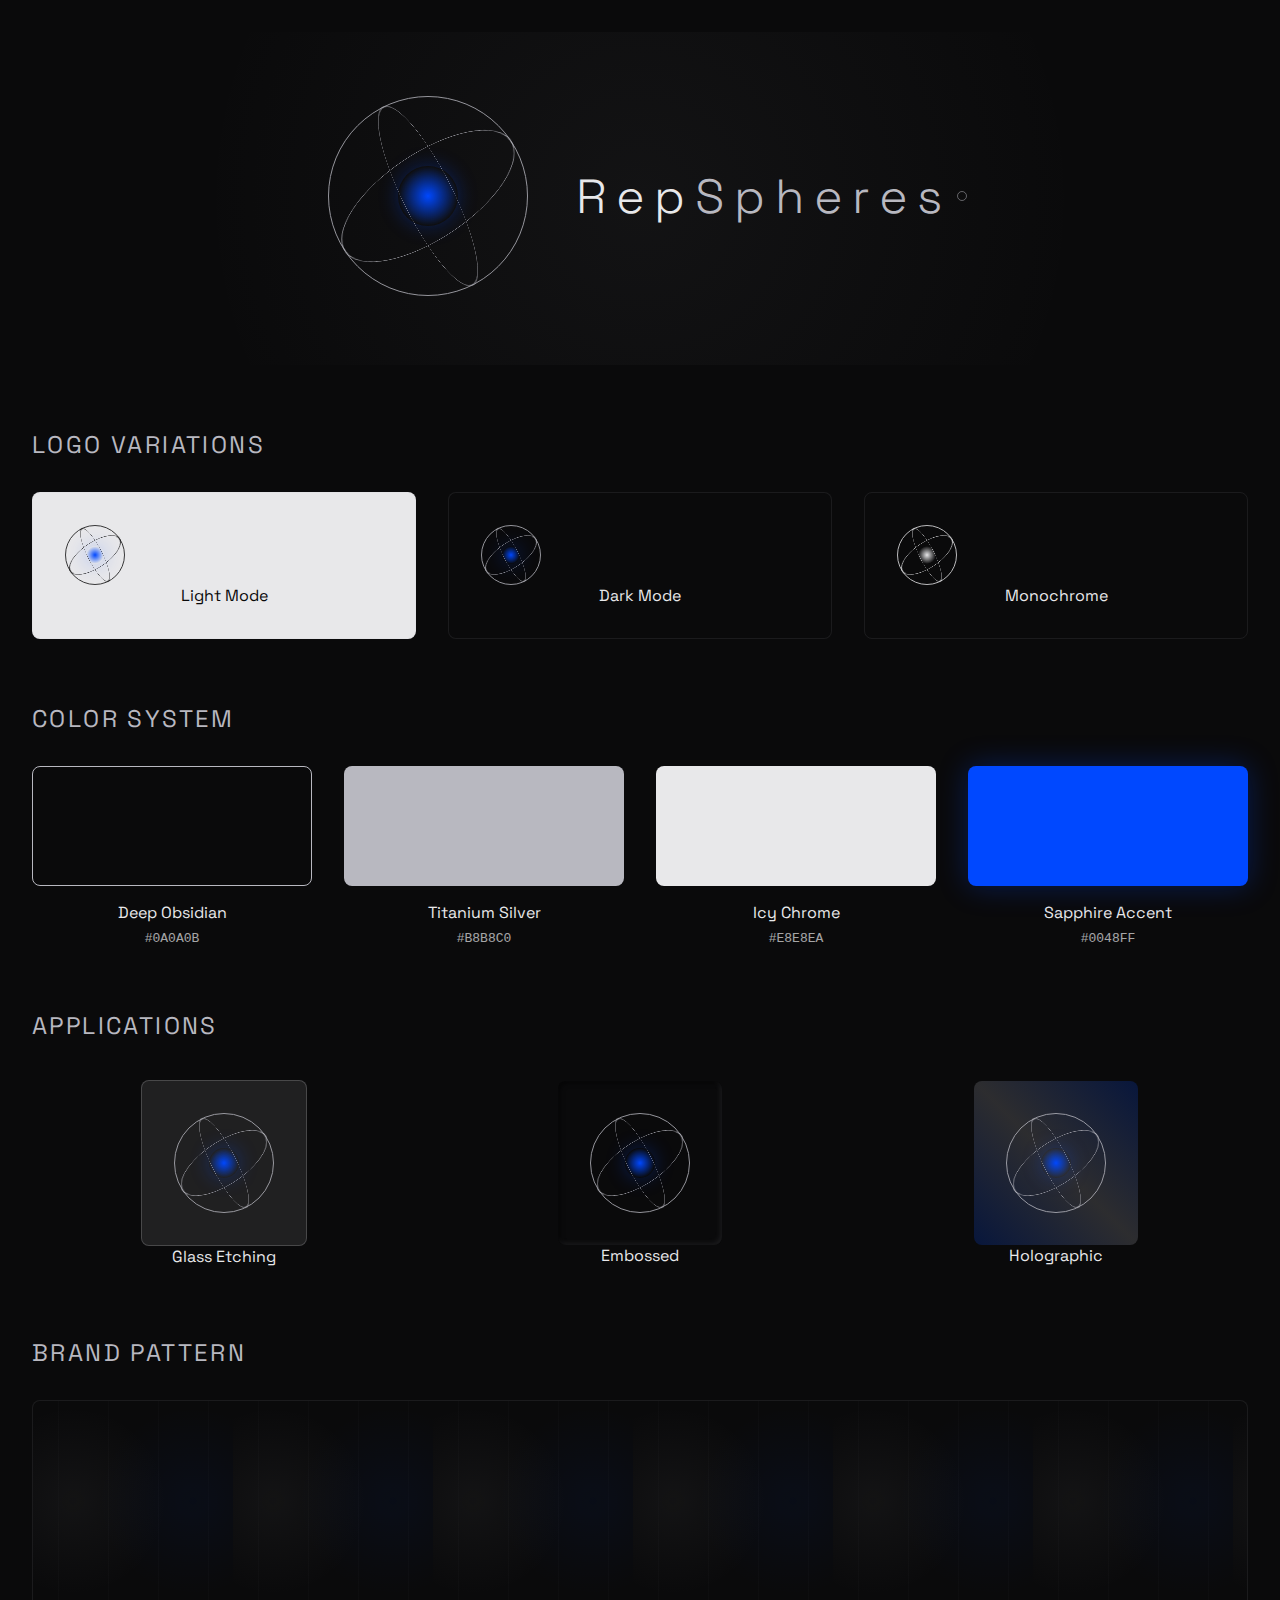
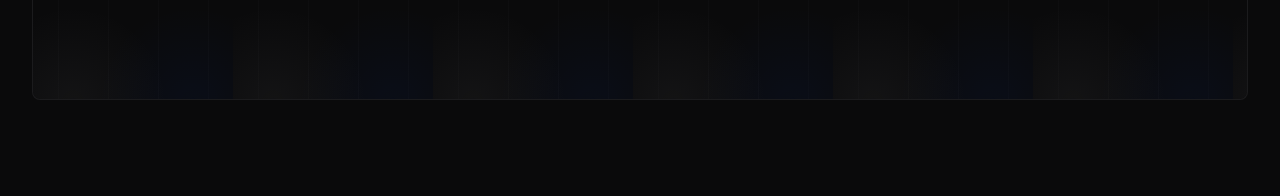
<file: index.html>
<!DOCTYPE html>
<html lang="en">
<head>
    <meta charset="UTF-8">
    <meta name="viewport" content="width=device-width, initial-scale=1.0">
    <title>RepSpheres - Visual Identity</title>
    <link rel="stylesheet" href="styles.css">
</head>
<body>
    <div class="container">
        <header>
            <div class="logo-showcase">
                <div class="logo-mark" id="logoMark">
                    <div class="orbital-sphere">
                        <div class="orbit orbit-1"></div>
                        <div class="orbit orbit-2"></div>
                        <div class="orbit orbit-3"></div>
                        <div class="data-core"></div>
                    </div>
                </div>
                <div class="wordmark">
                    <span class="rep">Rep</span><span class="spheres">Spheres</span>
                </div>
            </div>
        </header>

        <section class="variations">
            <h2>Logo Variations</h2>
            <div class="variation-grid">
                <div class="variation light">
                    <div class="mini-logo">
                        <div class="orbital-sphere small">
                            <div class="orbit orbit-1"></div>
                            <div class="orbit orbit-2"></div>
                            <div class="orbit orbit-3"></div>
                            <div class="data-core"></div>
                        </div>
                    </div>
                    <p>Light Mode</p>
                </div>
                <div class="variation dark">
                    <div class="mini-logo">
                        <div class="orbital-sphere small">
                            <div class="orbit orbit-1"></div>
                            <div class="orbit orbit-2"></div>
                            <div class="orbit orbit-3"></div>
                            <div class="data-core"></div>
                        </div>
                    </div>
                    <p>Dark Mode</p>
                </div>
                <div class="variation mono">
                    <div class="mini-logo">
                        <div class="orbital-sphere small monochrome">
                            <div class="orbit orbit-1"></div>
                            <div class="orbit orbit-2"></div>
                            <div class="orbit orbit-3"></div>
                            <div class="data-core"></div>
                        </div>
                    </div>
                    <p>Monochrome</p>
                </div>
            </div>
        </section>

        <section class="color-palette">
            <h2>Color System</h2>
            <div class="color-grid">
                <div class="color-swatch obsidian">
                    <div class="swatch"></div>
                    <h3>Deep Obsidian</h3>
                    <p>#0A0A0B</p>
                </div>
                <div class="color-swatch titanium">
                    <div class="swatch"></div>
                    <h3>Titanium Silver</h3>
                    <p>#B8B8C0</p>
                </div>
                <div class="color-swatch chrome">
                    <div class="swatch"></div>
                    <h3>Icy Chrome</h3>
                    <p>#E8E8EA</p>
                </div>
                <div class="color-swatch sapphire">
                    <div class="swatch"></div>
                    <h3>Sapphire Accent</h3>
                    <p>#0048FF</p>
                </div>
            </div>
        </section>

        <section class="applications">
            <h2>Applications</h2>
            <div class="app-grid">
                <div class="app-item glass">
                    <div class="glass-effect">
                        <div class="orbital-sphere medium">
                            <div class="orbit orbit-1"></div>
                            <div class="orbit orbit-2"></div>
                            <div class="orbit orbit-3"></div>
                            <div class="data-core"></div>
                        </div>
                    </div>
                    <p>Glass Etching</p>
                </div>
                <div class="app-item embossed">
                    <div class="emboss-effect">
                        <div class="orbital-sphere medium">
                            <div class="orbit orbit-1"></div>
                            <div class="orbit orbit-2"></div>
                            <div class="orbit orbit-3"></div>
                            <div class="data-core"></div>
                        </div>
                    </div>
                    <p>Embossed</p>
                </div>
                <div class="app-item holographic">
                    <div class="holo-effect">
                        <div class="orbital-sphere medium">
                            <div class="orbit orbit-1"></div>
                            <div class="orbit orbit-2"></div>
                            <div class="orbit orbit-3"></div>
                            <div class="data-core"></div>
                        </div>
                    </div>
                    <p>Holographic</p>
                </div>
            </div>
        </section>

        <section class="brand-pattern">
            <h2>Brand Pattern</h2>
            <div class="pattern-showcase">
                <div class="pattern-grid"></div>
            </div>
        </section>
    </div>

    <script src="script.js"></script>
</body>
</html>
</file>
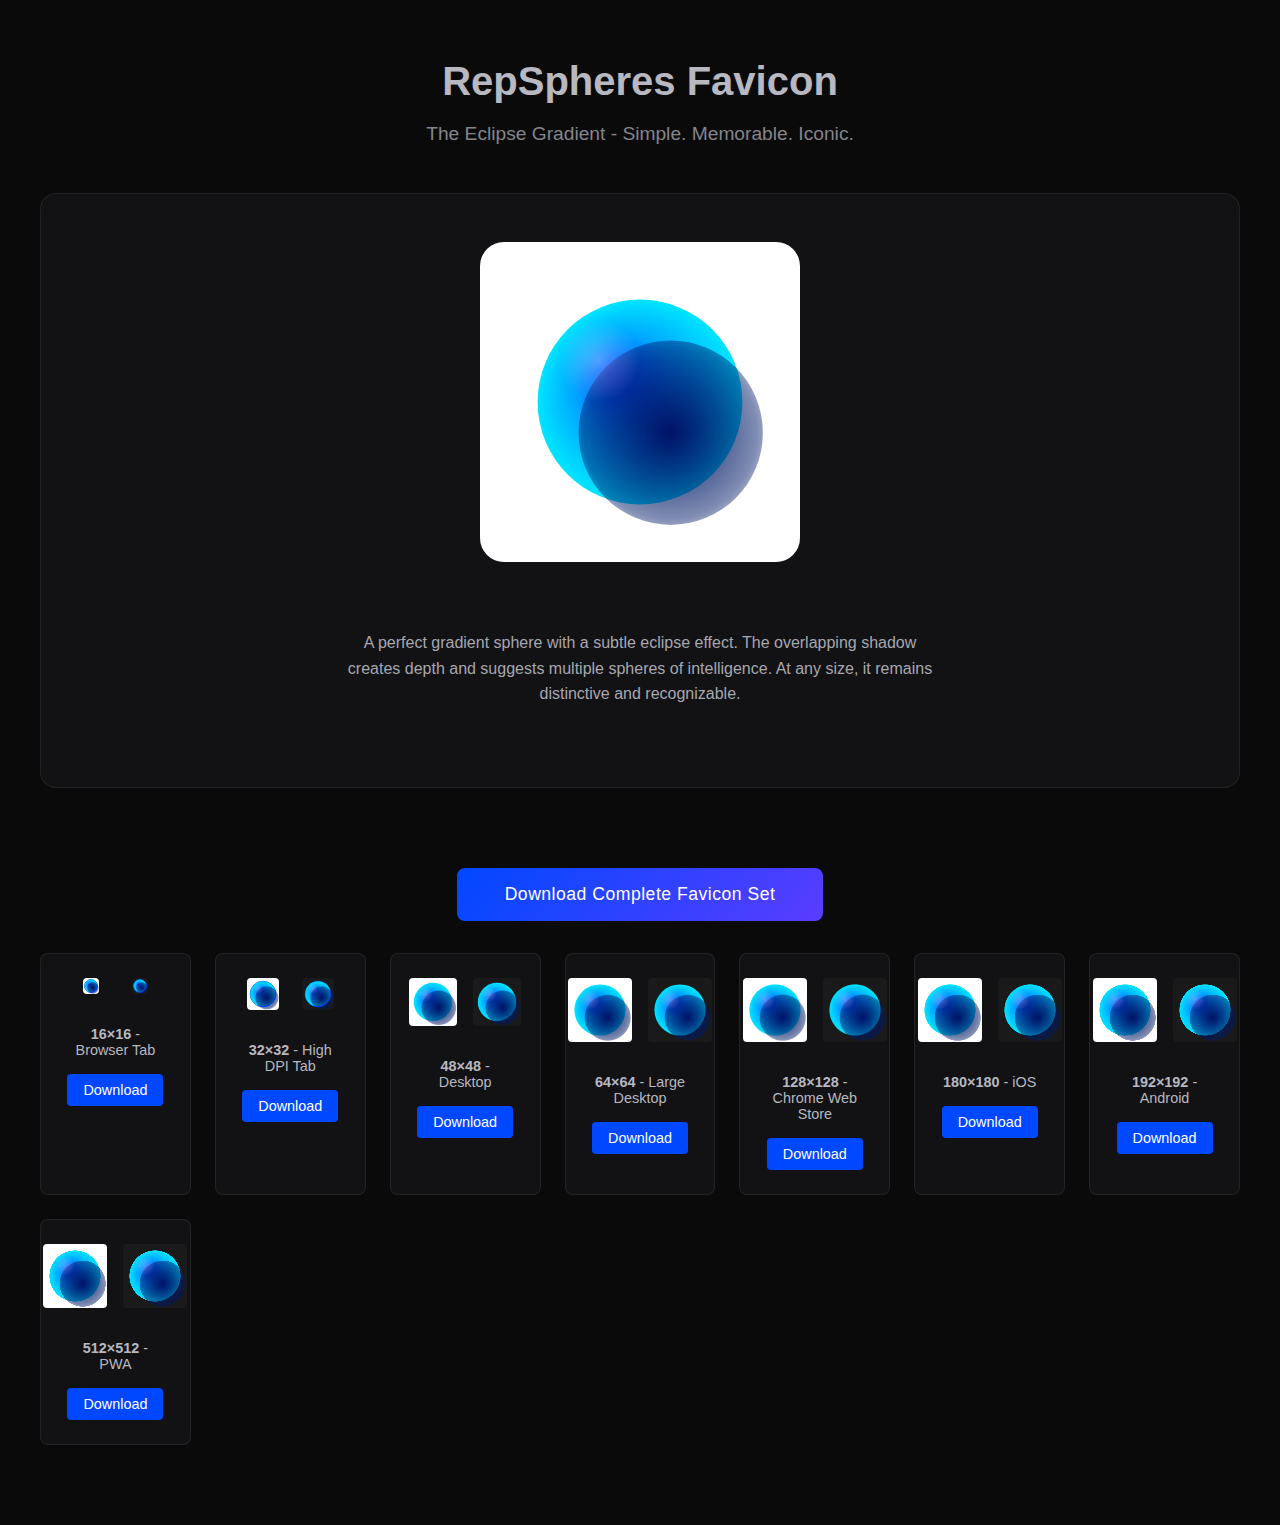
<file: favicon-final.html>
<!DOCTYPE html>
<html lang="en">
<head>
  <meta charset="UTF-8">
  <title>RepSpheres Favicon - Final Design</title>
  <style>
    body {
      background: #0A0A0B;
      margin: 0;
      padding: 2rem;
      font-family: -apple-system, BlinkMacSystemFont, 'Segoe UI', Roboto, sans-serif;
      color: #E8E8EA;
    }
    
    .container {
      max-width: 1200px;
      margin: 0 auto;
      text-align: center;
    }
    
    h1 {
      color: #B8B8C0;
      margin-bottom: 1rem;
      font-size: 2.5rem;
    }
    
    .tagline {
      color: #B8B8C0;
      opacity: 0.7;
      margin-bottom: 3rem;
      font-size: 1.2rem;
    }
    
    .main-preview {
      background: rgba(184, 184, 192, 0.05);
      border: 1px solid rgba(184, 184, 192, 0.1);
      border-radius: 16px;
      padding: 3rem;
      margin-bottom: 3rem;
    }
    
    .large-preview {
      display: inline-block;
      background: white;
      border-radius: 24px;
      padding: 2rem;
      margin-bottom: 2rem;
    }
    
    .favicon-grid {
      display: grid;
      grid-template-columns: repeat(auto-fit, minmax(150px, 1fr));
      gap: 1.5rem;
      margin-bottom: 3rem;
    }
    
    .favicon-item {
      background: rgba(184, 184, 192, 0.05);
      border: 1px solid rgba(184, 184, 192, 0.1);
      border-radius: 8px;
      padding: 1.5rem;
      text-align: center;
    }
    
    .favicon-preview {
      background: white;
      border-radius: 4px;
      margin: 0 auto 1rem;
      display: inline-block;
      position: relative;
    }
    
    .dark-preview {
      background: #1a1a1a;
      margin-left: 0.5rem;
    }
    
    canvas {
      display: block;
      image-rendering: pixelated;
      image-rendering: -moz-crisp-edges;
      image-rendering: crisp-edges;
    }
    
    .size-label {
      color: #B8B8C0;
      font-size: 0.9rem;
      margin-bottom: 0.5rem;
    }
    
    .download-btn {
      background: #0048FF;
      color: white;
      border: none;
      padding: 0.5rem 1rem;
      border-radius: 4px;
      cursor: pointer;
      font-size: 0.9rem;
      transition: all 0.3s ease;
      margin-top: 0.5rem;
    }
    
    .download-btn:hover {
      background: #0056FF;
      transform: translateY(-1px);
    }
    
    .download-all {
      background: linear-gradient(135deg, #0048FF 0%, #5B3CFF 100%);
      color: white;
      border: none;
      padding: 1rem 3rem;
      border-radius: 8px;
      cursor: pointer;
      font-size: 1.1rem;
      margin: 2rem 0;
      font-weight: 500;
      letter-spacing: 0.5px;
    }
    
    .download-all:hover {
      transform: translateY(-2px);
      box-shadow: 0 4px 20px rgba(0, 72, 255, 0.3);
    }
    
    .description {
      max-width: 600px;
      margin: 2rem auto;
      line-height: 1.6;
      color: #B8B8C0;
      opacity: 0.9;
    }
  </style>
</head>
<body>
  <div class="container">
    <h1>RepSpheres Favicon</h1>
    <p class="tagline">The Eclipse Gradient - Simple. Memorable. Iconic.</p>
    
    <div class="main-preview">
      <div class="large-preview">
        <canvas id="largePreview" width="256" height="256"></canvas>
      </div>
      <p class="description">
        A perfect gradient sphere with a subtle eclipse effect. The overlapping shadow creates depth 
        and suggests multiple spheres of intelligence. At any size, it remains distinctive and recognizable.
      </p>
    </div>
    
    <button class="download-all" onclick="downloadAll()">Download Complete Favicon Set</button>
    
    <div class="favicon-grid" id="faviconGrid"></div>
  </div>

  <script>
    // RepSpheres brand colors
    const colors = {
      // Primary gradient colors
      gradientStart: '#0048FF',  // Sapphire
      gradientMid: '#00A6FF',    // Bright blue
      gradientEnd: '#00E5FF',    // Cyan
      
      // Eclipse shadow
      shadowColor: '#001A66',    // Deep sapphire
      
      // Background
      background: '#0A0A0B',     // Obsidian
      
      // Highlight
      highlight: 'rgba(255, 255, 255, 0.3)'
    };
    
    // Sizes for different use cases
    const sizes = [
      { size: 16, name: 'favicon-16x16.png', label: 'Browser Tab' },
      { size: 32, name: 'favicon-32x32.png', label: 'High DPI Tab' },
      { size: 48, name: 'favicon-48x48.png', label: 'Desktop' },
      { size: 64, name: 'favicon-64x64.png', label: 'Large Desktop' },
      { size: 128, name: 'favicon-128x128.png', label: 'Chrome Web Store' },
      { size: 180, name: 'apple-touch-icon.png', label: 'iOS' },
      { size: 192, name: 'android-chrome-192x192.png', label: 'Android' },
      { size: 512, name: 'android-chrome-512x512.png', label: 'PWA' }
    ];
    
    function drawRepSpheresFavicon(ctx, size) {
      const center = size / 2;
      const radius = size * 0.4; // Slightly smaller to avoid edge clipping
      
      // Clear background
      ctx.clearRect(0, 0, size, size);
      
      // Main sphere gradient
      const gradient = ctx.createRadialGradient(
        center - radius * 0.3,  // Offset for 3D effect
        center - radius * 0.3,
        0,
        center,
        center,
        radius
      );
      
      gradient.addColorStop(0, colors.gradientStart);
      gradient.addColorStop(0.5, colors.gradientMid);
      gradient.addColorStop(1, colors.gradientEnd);
      
      // Draw main sphere
      ctx.beginPath();
      ctx.arc(center, center, radius, 0, Math.PI * 2);
      ctx.fillStyle = gradient;
      ctx.fill();
      
      // Eclipse effect - creates the unique shape
      ctx.save();
      ctx.globalCompositeOperation = 'multiply';
      
      // Eclipse sphere (offset to create crescent shadow)
      const eclipseOffset = radius * 0.3;
      const eclipseGradient = ctx.createRadialGradient(
        center + eclipseOffset,
        center + eclipseOffset,
        0,
        center + eclipseOffset,
        center + eclipseOffset,
        radius * 1.2
      );
      
      eclipseGradient.addColorStop(0, colors.shadowColor);
      eclipseGradient.addColorStop(0.7, 'rgba(0, 26, 102, 0.5)');
      eclipseGradient.addColorStop(1, 'rgba(0, 26, 102, 0)');
      
      ctx.beginPath();
      ctx.arc(center + eclipseOffset, center + eclipseOffset, radius * 0.9, 0, Math.PI * 2);
      ctx.fillStyle = eclipseGradient;
      ctx.fill();
      
      ctx.restore();
      
      // Subtle highlight for depth (only visible at larger sizes)
      if (size >= 32) {
        ctx.save();
        ctx.globalCompositeOperation = 'screen';
        
        const highlightGradient = ctx.createRadialGradient(
          center - radius * 0.4,
          center - radius * 0.4,
          0,
          center - radius * 0.4,
          center - radius * 0.4,
          radius * 0.4
        );
        
        highlightGradient.addColorStop(0, colors.highlight);
        highlightGradient.addColorStop(1, 'rgba(255, 255, 255, 0)');
        
        ctx.beginPath();
        ctx.arc(center - radius * 0.4, center - radius * 0.4, radius * 0.4, 0, Math.PI * 2);
        ctx.fillStyle = highlightGradient;
        ctx.fill();
        
        ctx.restore();
      }
      
      // For very small sizes, enhance contrast
      if (size <= 32) {
        ctx.save();
        ctx.globalCompositeOperation = 'overlay';
        ctx.beginPath();
        ctx.arc(center, center, radius, 0, Math.PI * 2);
        ctx.strokeStyle = colors.gradientStart;
        ctx.lineWidth = 1;
        ctx.stroke();
        ctx.restore();
      }
    }
    
    // Generate all favicon sizes
    function generateFavicons() {
      const grid = document.getElementById('faviconGrid');
      
      sizes.forEach(({ size, name, label }) => {
        const item = document.createElement('div');
        item.className = 'favicon-item';
        
        // Create canvases
        const canvas = document.createElement('canvas');
        canvas.width = size;
        canvas.height = size;
        drawRepSpheresFavicon(canvas.getContext('2d'), size);
        
        // Preview container
        const previewContainer = document.createElement('div');
        previewContainer.style.display = 'flex';
        previewContainer.style.justifyContent = 'center';
        previewContainer.style.gap = '8px';
        previewContainer.style.marginBottom = '1rem';
        
        // Light background preview
        const lightPreview = document.createElement('div');
        lightPreview.className = 'favicon-preview';
        lightPreview.style.width = Math.min(size, 64) + 'px';
        lightPreview.style.height = Math.min(size, 64) + 'px';
        const lightCanvas = document.createElement('canvas');
        lightCanvas.width = Math.min(size, 64);
        lightCanvas.height = Math.min(size, 64);
        lightCanvas.getContext('2d').drawImage(canvas, 0, 0, lightCanvas.width, lightCanvas.height);
        lightPreview.appendChild(lightCanvas);
        
        // Dark background preview
        const darkPreview = document.createElement('div');
        darkPreview.className = 'favicon-preview dark-preview';
        darkPreview.style.width = Math.min(size, 64) + 'px';
        darkPreview.style.height = Math.min(size, 64) + 'px';
        const darkCanvas = document.createElement('canvas');
        darkCanvas.width = Math.min(size, 64);
        darkCanvas.height = Math.min(size, 64);
        darkCanvas.getContext('2d').drawImage(canvas, 0, 0, darkCanvas.width, darkCanvas.height);
        darkPreview.appendChild(darkCanvas);
        
        previewContainer.appendChild(lightPreview);
        previewContainer.appendChild(darkPreview);
        
        // Labels
        const sizeLabel = document.createElement('div');
        sizeLabel.className = 'size-label';
        sizeLabel.innerHTML = `<strong>${size}×${size}</strong> - ${label}`;
        
        // Download button
        const downloadBtn = document.createElement('button');
        downloadBtn.className = 'download-btn';
        downloadBtn.textContent = 'Download';
        downloadBtn.onclick = () => downloadFavicon(canvas, name);
        
        item.appendChild(previewContainer);
        item.appendChild(sizeLabel);
        item.appendChild(downloadBtn);
        grid.appendChild(item);
      });
    }
    
    // Download individual favicon
    function downloadFavicon(canvas, filename) {
      canvas.toBlob(blob => {
        const url = URL.createObjectURL(blob);
        const a = document.createElement('a');
        a.href = url;
        a.download = filename;
        a.click();
        URL.revokeObjectURL(url);
      }, 'image/png');
    }
    
    // Download all favicons
    function downloadAll() {
      let index = 0;
      const downloadNext = () => {
        if (index < sizes.length) {
          const { size, name } = sizes[index];
          const canvas = document.createElement('canvas');
          canvas.width = size;
          canvas.height = size;
          drawRepSpheresFavicon(canvas.getContext('2d'), size);
          downloadFavicon(canvas, name);
          index++;
          setTimeout(downloadNext, 200);
        }
      };
      downloadNext();
    }
    
    // Draw large preview
    function drawLargePreview() {
      const canvas = document.getElementById('largePreview');
      drawRepSpheresFavicon(canvas.getContext('2d'), 256);
    }
    
    // Initialize
    drawLargePreview();
    generateFavicons();
    
    // Also create and download ICO file for maximum compatibility
    function createICO() {
      // This would require a library like ico-encoder
      // For now, we'll create a multi-size PNG approach
      console.log('For .ico file, use an online converter with the 16, 32, and 48px PNGs');
    }
  </script>
</body>
</html>
</file>
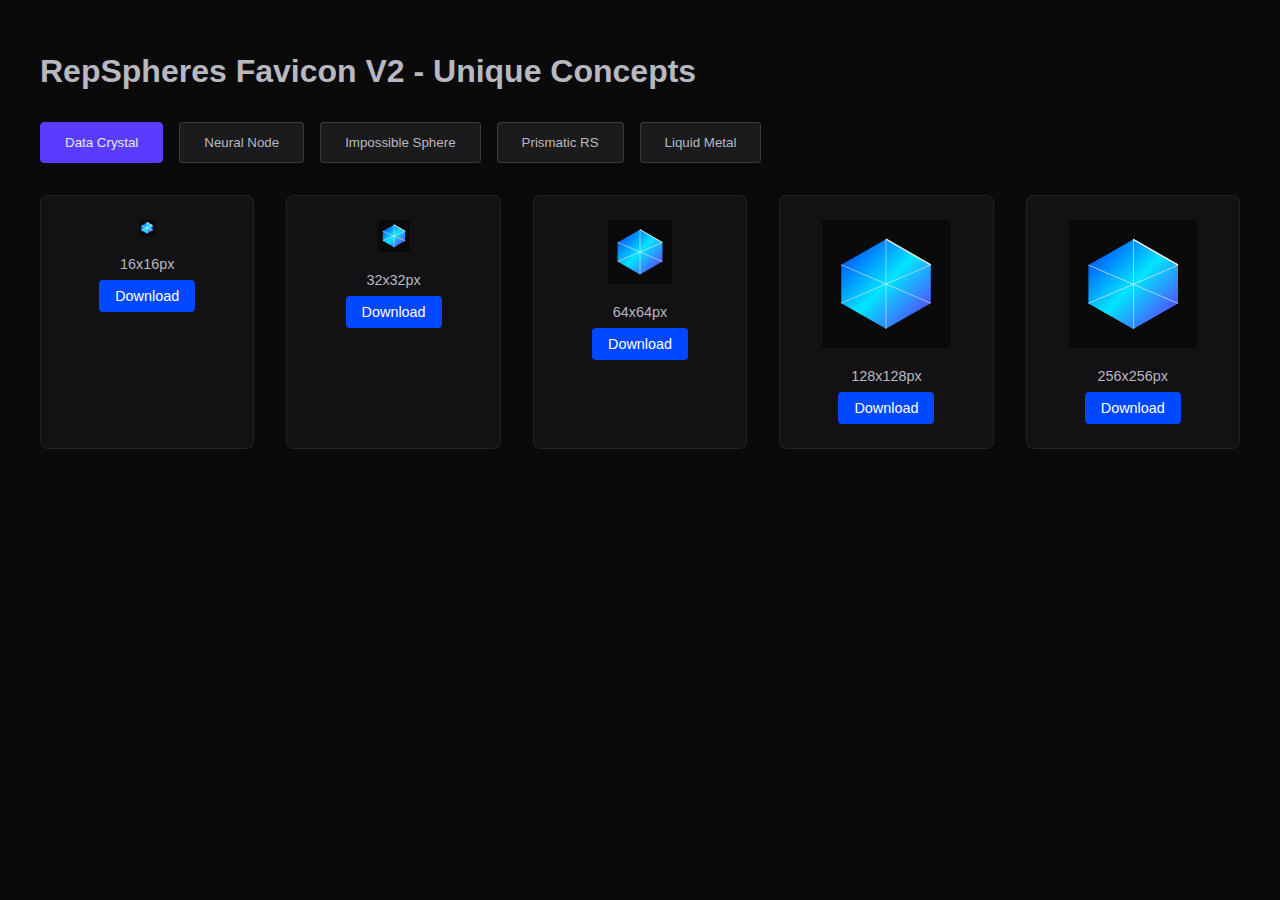
<file: favicon-v2.html>
<!DOCTYPE html>
<html lang="en">
<head>
  <meta charset="UTF-8">
  <title>RepSpheres Favicon V2 - Iconic Design</title>
  <style>
    body {
      background: #0A0A0B;
      margin: 0;
      padding: 2rem;
      font-family: -apple-system, BlinkMacSystemFont, 'Segoe UI', Roboto, sans-serif;
      color: #E8E8EA;
    }
    
    .container {
      max-width: 1200px;
      margin: 0 auto;
    }
    
    h1 {
      color: #B8B8C0;
      margin-bottom: 2rem;
    }
    
    .favicon-grid {
      display: grid;
      grid-template-columns: repeat(auto-fit, minmax(200px, 1fr));
      gap: 2rem;
      margin-bottom: 3rem;
    }
    
    .favicon-item {
      background: rgba(184, 184, 192, 0.05);
      border: 1px solid rgba(184, 184, 192, 0.1);
      border-radius: 8px;
      padding: 1.5rem;
      text-align: center;
    }
    
    .favicon-preview {
      background: white;
      border-radius: 4px;
      margin: 0 auto 1rem;
      display: inline-block;
      position: relative;
    }
    
    .favicon-preview canvas {
      display: block;
      image-rendering: pixelated;
      image-rendering: -moz-crisp-edges;
      image-rendering: crisp-edges;
    }
    
    .size-label {
      color: #B8B8C0;
      font-size: 0.9rem;
      margin-bottom: 0.5rem;
    }
    
    .download-btn {
      background: #0048FF;
      color: white;
      border: none;
      padding: 0.5rem 1rem;
      border-radius: 4px;
      cursor: pointer;
      font-size: 0.9rem;
      transition: all 0.3s ease;
    }
    
    .download-btn:hover {
      background: #0056FF;
      transform: translateY(-1px);
    }
    
    .concept-selector {
      display: flex;
      gap: 1rem;
      margin-bottom: 2rem;
      flex-wrap: wrap;
    }
    
    .concept-btn {
      background: rgba(184, 184, 192, 0.1);
      border: 1px solid rgba(184, 184, 192, 0.2);
      color: #B8B8C0;
      padding: 0.75rem 1.5rem;
      border-radius: 4px;
      cursor: pointer;
      transition: all 0.3s ease;
    }
    
    .concept-btn:hover {
      background: rgba(184, 184, 192, 0.2);
      border-color: #B8B8C0;
    }
    
    .concept-btn.active {
      background: #5B3CFF;
      border-color: #5B3CFF;
      color: #E8E8EA;
    }
  </style>
</head>
<body>
  <div class="container">
    <h1>RepSpheres Favicon V2 - Unique Concepts</h1>
    
    <div class="concept-selector">
      <button class="concept-btn active" onclick="selectConcept('datacrystal')">Data Crystal</button>
      <button class="concept-btn" onclick="selectConcept('neuralnode')">Neural Node</button>
      <button class="concept-btn" onclick="selectConcept('impossible')">Impossible Sphere</button>
      <button class="concept-btn" onclick="selectConcept('prismatic')">Prismatic RS</button>
      <button class="concept-btn" onclick="selectConcept('liquidmetal')">Liquid Metal</button>
    </div>
    
    <div class="favicon-grid" id="faviconGrid"></div>
  </div>

  <script>
    // RepSpheres colors
    const colors = {
      obsidian: '#0A0A0B',
      titanium: '#B8B8C0',
      chrome: '#E8E8EA',
      sapphire: '#0048FF',
      sapphireDim: '#002580',
      purple: '#5B3CFF',
      cyan: '#00E5FF'
    };
    
    // Favicon sizes
    const sizes = [
      { size: 16, name: 'favicon-16x16.png' },
      { size: 32, name: 'favicon-32x32.png' },
      { size: 64, name: 'favicon-64x64.png' },
      { size: 128, name: 'favicon-128x128.png' },
      { size: 256, name: 'favicon-256x256.png' }
    ];
    
    let currentConcept = 'datacrystal';
    
    // Concept 1: Data Crystal - Faceted geometric form
    function drawDataCrystal(ctx, size) {
      const center = size / 2;
      const scale = size / 256;
      
      // Background
      ctx.fillStyle = colors.obsidian;
      ctx.fillRect(0, 0, size, size);
      
      // Crystal facets
      const facets = [
        { x: 0.5, y: 0.15 },
        { x: 0.85, y: 0.35 },
        { x: 0.85, y: 0.65 },
        { x: 0.5, y: 0.85 },
        { x: 0.15, y: 0.65 },
        { x: 0.15, y: 0.35 }
      ];
      
      // Draw outer facets
      ctx.beginPath();
      facets.forEach((point, i) => {
        const x = point.x * size;
        const y = point.y * size;
        if (i === 0) ctx.moveTo(x, y);
        else ctx.lineTo(x, y);
      });
      ctx.closePath();
      
      // Gradient fill
      const gradient = ctx.createLinearGradient(size * 0.2, size * 0.2, size * 0.8, size * 0.8);
      gradient.addColorStop(0, colors.sapphire);
      gradient.addColorStop(0.5, colors.cyan);
      gradient.addColorStop(1, colors.purple);
      ctx.fillStyle = gradient;
      ctx.fill();
      
      // Inner facets
      ctx.strokeStyle = colors.chrome;
      ctx.lineWidth = Math.max(1, 2 * scale);
      ctx.globalAlpha = 0.6;
      
      // Draw lines from center to each vertex
      facets.forEach(point => {
        ctx.beginPath();
        ctx.moveTo(center, center);
        ctx.lineTo(point.x * size, point.y * size);
        ctx.stroke();
      });
      
      ctx.globalAlpha = 1;
      
      // Highlight edge
      ctx.beginPath();
      ctx.moveTo(facets[0].x * size, facets[0].y * size);
      ctx.lineTo(facets[1].x * size, facets[1].y * size);
      ctx.strokeStyle = colors.chrome;
      ctx.lineWidth = Math.max(1, 3 * scale);
      ctx.stroke();
    }
    
    // Concept 2: Neural Node - Synaptic connections
    function drawNeuralNode(ctx, size) {
      const center = size / 2;
      const scale = size / 256;
      
      ctx.fillStyle = colors.obsidian;
      ctx.fillRect(0, 0, size, size);
      
      // Draw connections first
      const nodes = [
        { x: 0.5, y: 0.5, r: 0.15 }, // center
        { x: 0.5, y: 0.2, r: 0.08 },
        { x: 0.8, y: 0.4, r: 0.08 },
        { x: 0.8, y: 0.7, r: 0.08 },
        { x: 0.5, y: 0.85, r: 0.08 },
        { x: 0.2, y: 0.7, r: 0.08 },
        { x: 0.2, y: 0.4, r: 0.08 }
      ];
      
      // Draw connections
      ctx.strokeStyle = colors.titanium;
      ctx.lineWidth = Math.max(1, 2 * scale);
      ctx.globalAlpha = 0.4;
      
      for (let i = 1; i < nodes.length; i++) {
        ctx.beginPath();
        ctx.moveTo(nodes[0].x * size, nodes[0].y * size);
        ctx.lineTo(nodes[i].x * size, nodes[i].y * size);
        ctx.stroke();
      }
      
      ctx.globalAlpha = 1;
      
      // Draw nodes
      nodes.forEach((node, i) => {
        const gradient = ctx.createRadialGradient(
          node.x * size, node.y * size, 0,
          node.x * size, node.y * size, node.r * size
        );
        
        if (i === 0) {
          // Central node
          gradient.addColorStop(0, colors.cyan);
          gradient.addColorStop(0.7, colors.sapphire);
          gradient.addColorStop(1, colors.sapphireDim);
        } else {
          // Satellite nodes
          gradient.addColorStop(0, colors.chrome);
          gradient.addColorStop(1, colors.titanium);
        }
        
        ctx.beginPath();
        ctx.arc(node.x * size, node.y * size, node.r * size, 0, Math.PI * 2);
        ctx.fillStyle = gradient;
        ctx.fill();
      });
    }
    
    // Concept 3: Impossible Sphere - Escher-like geometry
    function drawImpossibleSphere(ctx, size) {
      const center = size / 2;
      const scale = size / 256;
      
      ctx.fillStyle = colors.obsidian;
      ctx.fillRect(0, 0, size, size);
      
      // Create three interlocking rings
      const rings = [
        { angle: 0, color: colors.sapphire },
        { angle: Math.PI * 2 / 3, color: colors.cyan },
        { angle: Math.PI * 4 / 3, color: colors.purple }
      ];
      
      const radius = size * 0.3;
      const thickness = Math.max(8, 20 * scale);
      
      rings.forEach((ring, index) => {
        ctx.save();
        ctx.translate(center, center);
        ctx.rotate(ring.angle);
        
        // Draw ring with gradient
        const gradient = ctx.createLinearGradient(-radius, 0, radius, 0);
        gradient.addColorStop(0, ring.color);
        gradient.addColorStop(0.5, colors.chrome);
        gradient.addColorStop(1, ring.color);
        
        ctx.strokeStyle = gradient;
        ctx.lineWidth = thickness;
        ctx.lineCap = 'round';
        
        // Draw partial ellipse to create interlocking effect
        ctx.beginPath();
        ctx.ellipse(0, 0, radius, radius * 0.6, 0, -Math.PI * 0.3, Math.PI * 0.3);
        ctx.stroke();
        
        ctx.beginPath();
        ctx.ellipse(0, 0, radius, radius * 0.6, 0, Math.PI * 0.7, Math.PI * 1.3);
        ctx.stroke();
        
        ctx.restore();
      });
    }
    
    // Concept 4: Prismatic RS - Geometric letterforms
    function drawPrismaticRS(ctx, size) {
      const scale = size / 256;
      
      ctx.fillStyle = colors.obsidian;
      ctx.fillRect(0, 0, size, size);
      
      // Draw stylized RS monogram
      const padding = size * 0.15;
      const width = size - padding * 2;
      const height = size - padding * 2;
      
      // R shape - simplified geometric
      ctx.beginPath();
      ctx.moveTo(padding, padding);
      ctx.lineTo(padding, padding + height);
      ctx.lineTo(padding + width * 0.15, padding + height);
      ctx.lineTo(padding + width * 0.15, padding + height * 0.6);
      ctx.lineTo(padding + width * 0.35, padding + height);
      ctx.lineTo(padding + width * 0.5, padding + height);
      ctx.lineTo(padding + width * 0.3, padding + height * 0.5);
      ctx.quadraticCurveTo(padding + width * 0.45, padding + height * 0.5, padding + width * 0.45, padding + height * 0.3);
      ctx.quadraticCurveTo(padding + width * 0.45, padding, padding + width * 0.2, padding);
      ctx.closePath();
      
      const rGradient = ctx.createLinearGradient(padding, padding, padding + width * 0.5, padding + height);
      rGradient.addColorStop(0, colors.sapphire);
      rGradient.addColorStop(1, colors.purple);
      ctx.fillStyle = rGradient;
      ctx.fill();
      
      // S shape - geometric spiral
      const sStart = padding + width * 0.55;
      ctx.beginPath();
      ctx.arc(sStart + width * 0.225, padding + height * 0.25, width * 0.225, Math.PI, 0, true);
      ctx.arc(sStart + width * 0.225, padding + height * 0.75, width * 0.225, Math.PI, 0);
      ctx.lineWidth = Math.max(8, 20 * scale);
      ctx.lineCap = 'round';
      
      const sGradient = ctx.createLinearGradient(sStart, padding, size - padding, padding + height);
      sGradient.addColorStop(0, colors.cyan);
      sGradient.addColorStop(1, colors.sapphire);
      ctx.strokeStyle = sGradient;
      ctx.stroke();
    }
    
    // Concept 5: Liquid Metal - Morphing form
    function drawLiquidMetal(ctx, size) {
      const center = size / 2;
      const scale = size / 256;
      
      ctx.fillStyle = colors.obsidian;
      ctx.fillRect(0, 0, size, size);
      
      // Create metallic blob
      const points = 8;
      const baseRadius = size * 0.35;
      
      ctx.beginPath();
      for (let i = 0; i < points; i++) {
        const angle = (i / points) * Math.PI * 2;
        const wobble = Math.sin(i * 1.7) * 0.15 + 0.9;
        const r = baseRadius * wobble;
        const x = center + Math.cos(angle) * r;
        const y = center + Math.sin(angle) * r;
        
        if (i === 0) {
          ctx.moveTo(x, y);
        } else {
          const prevAngle = ((i - 1) / points) * Math.PI * 2;
          const prevWobble = Math.sin((i - 1) * 1.7) * 0.15 + 0.9;
          const prevR = baseRadius * prevWobble;
          const prevX = center + Math.cos(prevAngle) * prevR;
          const prevY = center + Math.sin(prevAngle) * prevR;
          
          const cp1x = prevX + (x - prevX) * 0.3;
          const cp1y = prevY + (y - prevY) * 0.3;
          const cp2x = x - (x - prevX) * 0.3;
          const cp2y = y - (y - prevY) * 0.3;
          
          ctx.bezierCurveTo(cp1x, cp1y, cp2x, cp2y, x, y);
        }
      }
      ctx.closePath();
      
      // Metallic gradient
      const gradient = ctx.createRadialGradient(center * 0.8, center * 0.8, 0, center, center, baseRadius);
      gradient.addColorStop(0, colors.chrome);
      gradient.addColorStop(0.3, colors.titanium);
      gradient.addColorStop(0.6, colors.sapphire);
      gradient.addColorStop(1, colors.sapphireDim);
      
      ctx.fillStyle = gradient;
      ctx.fill();
      
      // Inner reflection
      ctx.beginPath();
      ctx.arc(center * 0.85, center * 0.85, baseRadius * 0.3, 0, Math.PI * 2);
      const reflectionGradient = ctx.createRadialGradient(
        center * 0.85, center * 0.85, 0,
        center * 0.85, center * 0.85, baseRadius * 0.3
      );
      reflectionGradient.addColorStop(0, 'rgba(255, 255, 255, 0.4)');
      reflectionGradient.addColorStop(1, 'rgba(255, 255, 255, 0)');
      ctx.fillStyle = reflectionGradient;
      ctx.fill();
    }
    
    // Draw based on selected concept
    function drawFavicon(canvas, size) {
      const ctx = canvas.getContext('2d');
      canvas.width = size;
      canvas.height = size;
      
      switch (currentConcept) {
        case 'datacrystal':
          drawDataCrystal(ctx, size);
          break;
        case 'neuralnode':
          drawNeuralNode(ctx, size);
          break;
        case 'impossible':
          drawImpossibleSphere(ctx, size);
          break;
        case 'prismatic':
          drawPrismaticRS(ctx, size);
          break;
        case 'liquidmetal':
          drawLiquidMetal(ctx, size);
          break;
      }
    }
    
    // Select concept
    function selectConcept(concept) {
      currentConcept = concept;
      document.querySelectorAll('.concept-btn').forEach(btn => btn.classList.remove('active'));
      event.target.classList.add('active');
      generateFavicons();
    }
    
    // Generate all favicons
    function generateFavicons() {
      const grid = document.getElementById('faviconGrid');
      grid.innerHTML = '';
      
      sizes.forEach(({ size, name }) => {
        const item = document.createElement('div');
        item.className = 'favicon-item';
        
        const canvas = document.createElement('canvas');
        drawFavicon(canvas, size);
        
        const preview = document.createElement('div');
        preview.className = 'favicon-preview';
        preview.style.width = Math.min(size, 128) + 'px';
        preview.style.height = Math.min(size, 128) + 'px';
        
        const displayCanvas = document.createElement('canvas');
        displayCanvas.width = Math.min(size, 128);
        displayCanvas.height = Math.min(size, 128);
        const displayCtx = displayCanvas.getContext('2d');
        displayCtx.imageSmoothingEnabled = false;
        displayCtx.drawImage(canvas, 0, 0, displayCanvas.width, displayCanvas.height);
        
        preview.appendChild(displayCanvas);
        
        const label = document.createElement('div');
        label.className = 'size-label';
        label.textContent = `${size}x${size}px`;
        
        const downloadBtn = document.createElement('button');
        downloadBtn.className = 'download-btn';
        downloadBtn.textContent = `Download`;
        downloadBtn.onclick = () => downloadFavicon(canvas, `repspheres-${currentConcept}-${size}.png`);
        
        item.appendChild(preview);
        item.appendChild(label);
        item.appendChild(downloadBtn);
        grid.appendChild(item);
      });
    }
    
    // Download favicon
    function downloadFavicon(canvas, filename) {
      canvas.toBlob(blob => {
        const url = URL.createObjectURL(blob);
        const a = document.createElement('a');
        a.href = url;
        a.download = filename;
        a.click();
        URL.revokeObjectURL(url);
      });
    }
    
    // Initialize
    generateFavicons();
  </script>
</body>
</html>
</file>
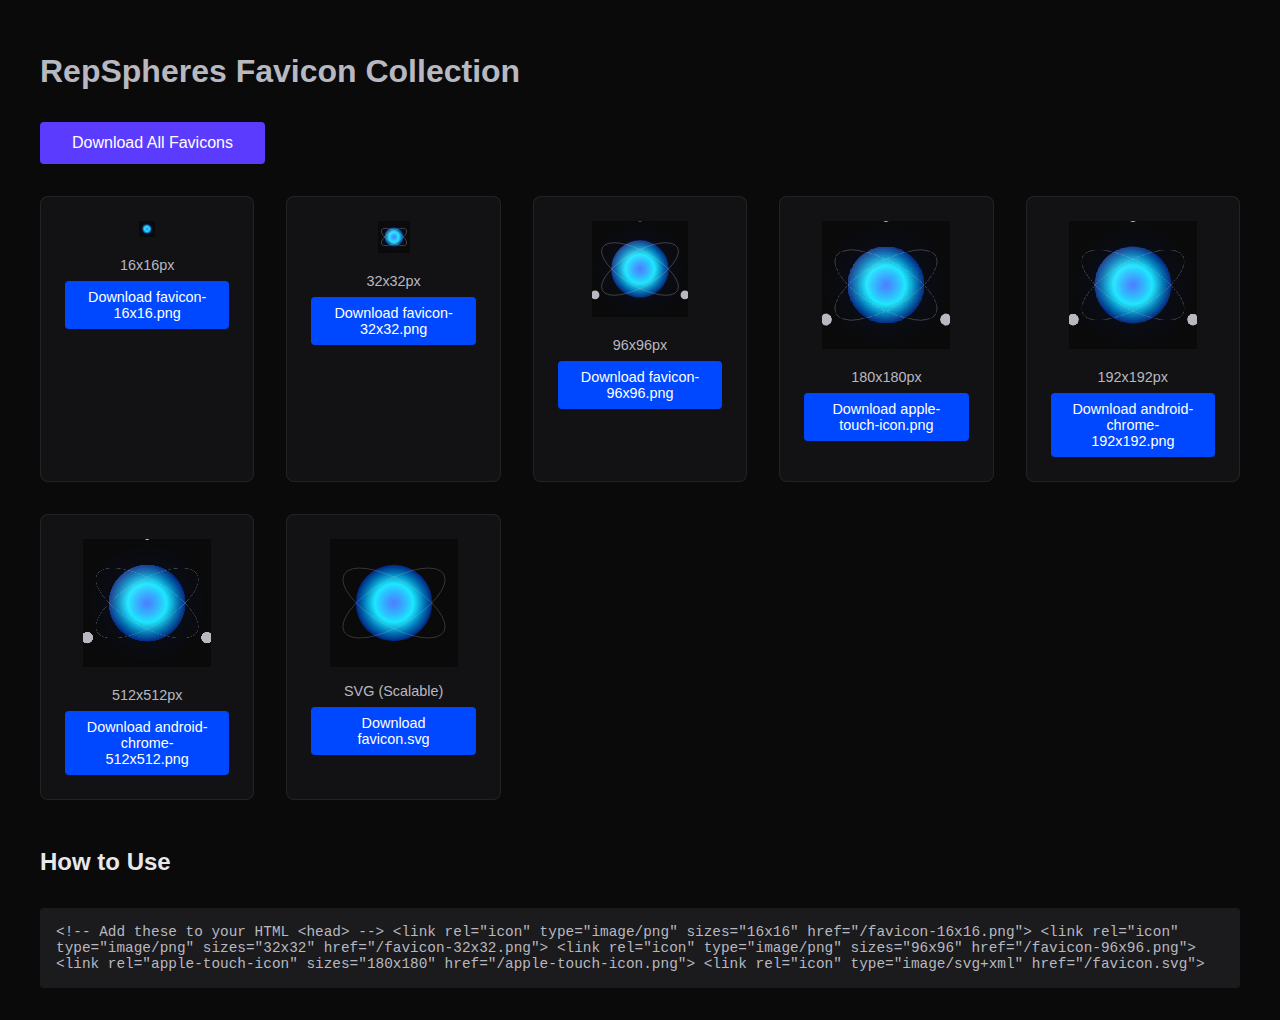
<file: favicon.html>
<!DOCTYPE html>
<html lang="en">
<head>
  <meta charset="UTF-8">
  <title>RepSpheres Favicon Generator</title>
  <style>
    body {
      background: #0A0A0B;
      margin: 0;
      padding: 2rem;
      font-family: -apple-system, BlinkMacSystemFont, 'Segoe UI', Roboto, sans-serif;
      color: #E8E8EA;
    }
    
    .container {
      max-width: 1200px;
      margin: 0 auto;
    }
    
    h1 {
      color: #B8B8C0;
      margin-bottom: 2rem;
    }
    
    .favicon-grid {
      display: grid;
      grid-template-columns: repeat(auto-fit, minmax(200px, 1fr));
      gap: 2rem;
      margin-bottom: 3rem;
    }
    
    .favicon-item {
      background: rgba(184, 184, 192, 0.05);
      border: 1px solid rgba(184, 184, 192, 0.1);
      border-radius: 8px;
      padding: 1.5rem;
      text-align: center;
    }
    
    .favicon-preview {
      background: white;
      border-radius: 4px;
      margin: 0 auto 1rem;
      display: inline-block;
      position: relative;
    }
    
    .favicon-preview canvas {
      display: block;
      image-rendering: pixelated;
      image-rendering: -moz-crisp-edges;
      image-rendering: crisp-edges;
    }
    
    .size-label {
      color: #B8B8C0;
      font-size: 0.9rem;
      margin-bottom: 0.5rem;
    }
    
    .download-btn {
      background: #0048FF;
      color: white;
      border: none;
      padding: 0.5rem 1rem;
      border-radius: 4px;
      cursor: pointer;
      font-size: 0.9rem;
      transition: all 0.3s ease;
    }
    
    .download-btn:hover {
      background: #0056FF;
      transform: translateY(-1px);
    }
    
    .download-all {
      background: #5B3CFF;
      color: white;
      border: none;
      padding: 0.75rem 2rem;
      border-radius: 4px;
      cursor: pointer;
      font-size: 1rem;
      margin-bottom: 2rem;
    }
    
    .download-all:hover {
      background: #6B4CFF;
    }
    
    code {
      background: rgba(184, 184, 192, 0.1);
      padding: 1rem;
      border-radius: 4px;
      display: block;
      font-family: monospace;
      font-size: 0.9rem;
      color: #B8B8C0;
      margin-top: 2rem;
      overflow-x: auto;
    }
  </style>
</head>
<body>
  <div class="container">
    <h1>RepSpheres Favicon Collection</h1>
    
    <button class="download-all" onclick="downloadAll()">Download All Favicons</button>
    
    <div class="favicon-grid" id="faviconGrid"></div>
    
    <h2>How to Use</h2>
    <code>&lt;!-- Add these to your HTML &lt;head&gt; --&gt;
&lt;link rel="icon" type="image/png" sizes="16x16" href="/favicon-16x16.png"&gt;
&lt;link rel="icon" type="image/png" sizes="32x32" href="/favicon-32x32.png"&gt;
&lt;link rel="icon" type="image/png" sizes="96x96" href="/favicon-96x96.png"&gt;
&lt;link rel="apple-touch-icon" sizes="180x180" href="/apple-touch-icon.png"&gt;
&lt;link rel="icon" type="image/svg+xml" href="/favicon.svg"&gt;</code>
  </div>

  <script>
    // RepSpheres colors
    const colors = {
      obsidian: '#0A0A0B',
      titanium: '#B8B8C0',
      chrome: '#E8E8EA',
      sapphire: '#0048FF',
      sapphireDim: '#002580'
    };
    
    // Favicon sizes to generate
    const sizes = [
      { size: 16, name: 'favicon-16x16.png' },
      { size: 32, name: 'favicon-32x32.png' },
      { size: 96, name: 'favicon-96x96.png' },
      { size: 180, name: 'apple-touch-icon.png' },
      { size: 192, name: 'android-chrome-192x192.png' },
      { size: 512, name: 'android-chrome-512x512.png' }
    ];
    
    // Draw RepSpheres favicon
    function drawFavicon(canvas, size) {
      const ctx = canvas.getContext('2d');
      canvas.width = size;
      canvas.height = size;
      
      // Clear background
      ctx.fillStyle = colors.obsidian;
      ctx.fillRect(0, 0, size, size);
      
      // Calculate scale
      const scale = size / 512;
      const centerX = size / 2;
      const centerY = size / 2;
      
      // Draw gradient background circle (subtle)
      const bgGradient = ctx.createRadialGradient(centerX, centerY, 0, centerX, centerY, size * 0.5);
      bgGradient.addColorStop(0, 'rgba(0, 72, 255, 0.1)');
      bgGradient.addColorStop(1, 'rgba(0, 72, 255, 0)');
      ctx.fillStyle = bgGradient;
      ctx.fillRect(0, 0, size, size);
      
      // Draw central orb with gradient
      const orbRadius = size * 0.3;
      const gradient = ctx.createRadialGradient(centerX, centerY, 0, centerX, centerY, orbRadius);
      gradient.addColorStop(0, colors.sapphire);
      gradient.addColorStop(0.5, '#00E5FF');
      gradient.addColorStop(1, colors.sapphireDim);
      
      ctx.beginPath();
      ctx.arc(centerX, centerY, orbRadius, 0, Math.PI * 2);
      ctx.fillStyle = gradient;
      ctx.fill();
      
      // Add inner glow
      const glowGradient = ctx.createRadialGradient(centerX, centerY, 0, centerX, centerY, orbRadius * 0.8);
      glowGradient.addColorStop(0, 'rgba(255, 255, 255, 0.3)');
      glowGradient.addColorStop(1, 'rgba(255, 255, 255, 0)');
      
      ctx.beginPath();
      ctx.arc(centerX, centerY, orbRadius * 0.8, 0, Math.PI * 2);
      ctx.fillStyle = glowGradient;
      ctx.fill();
      
      // Draw orbital rings (simplified for small sizes)
      if (size >= 32) {
        ctx.strokeStyle = colors.titanium;
        ctx.lineWidth = Math.max(1, 2 * scale);
        ctx.globalAlpha = 0.3;
        
        // Ring 1
        ctx.beginPath();
        ctx.ellipse(centerX, centerY, orbRadius * 1.5, orbRadius * 0.6, Math.PI / 6, 0, Math.PI * 2);
        ctx.stroke();
        
        // Ring 2
        ctx.beginPath();
        ctx.ellipse(centerX, centerY, orbRadius * 1.5, orbRadius * 0.6, -Math.PI / 6, 0, Math.PI * 2);
        ctx.stroke();
        
        ctx.globalAlpha = 1;
      }
      
      // Draw small satellite orbs for larger sizes
      if (size >= 96) {
        const satelliteCount = 3;
        const satelliteRadius = orbRadius * 0.15;
        const orbitRadius = orbRadius * 1.8;
        
        for (let i = 0; i < satelliteCount; i++) {
          const angle = (i / satelliteCount) * Math.PI * 2 - Math.PI / 2;
          const x = centerX + Math.cos(angle) * orbitRadius;
          const y = centerY + Math.sin(angle) * orbitRadius;
          
          ctx.beginPath();
          ctx.arc(x, y, satelliteRadius, 0, Math.PI * 2);
          ctx.fillStyle = colors.titanium;
          ctx.fill();
        }
      }
      
      // Add subtle highlight
      const highlightGradient = ctx.createLinearGradient(centerX - orbRadius, centerY - orbRadius, centerX + orbRadius, centerY + orbRadius);
      highlightGradient.addColorStop(0, 'rgba(255, 255, 255, 0.2)');
      highlightGradient.addColorStop(0.5, 'rgba(255, 255, 255, 0)');
      highlightGradient.addColorStop(1, 'rgba(0, 0, 0, 0.1)');
      
      ctx.beginPath();
      ctx.arc(centerX, centerY, orbRadius, 0, Math.PI * 2);
      ctx.fillStyle = highlightGradient;
      ctx.fill();
    }
    
    // Generate all favicons
    function generateFavicons() {
      const grid = document.getElementById('faviconGrid');
      
      sizes.forEach(({ size, name }) => {
        const item = document.createElement('div');
        item.className = 'favicon-item';
        
        const canvas = document.createElement('canvas');
        drawFavicon(canvas, size);
        
        const preview = document.createElement('div');
        preview.className = 'favicon-preview';
        preview.style.width = Math.min(size, 128) + 'px';
        preview.style.height = Math.min(size, 128) + 'px';
        
        const displayCanvas = document.createElement('canvas');
        displayCanvas.width = Math.min(size, 128);
        displayCanvas.height = Math.min(size, 128);
        const displayCtx = displayCanvas.getContext('2d');
        displayCtx.imageSmoothingEnabled = false;
        displayCtx.drawImage(canvas, 0, 0, displayCanvas.width, displayCanvas.height);
        
        preview.appendChild(displayCanvas);
        
        const label = document.createElement('div');
        label.className = 'size-label';
        label.textContent = `${size}x${size}px`;
        
        const downloadBtn = document.createElement('button');
        downloadBtn.className = 'download-btn';
        downloadBtn.textContent = `Download ${name}`;
        downloadBtn.onclick = () => downloadFavicon(canvas, name);
        
        item.appendChild(preview);
        item.appendChild(label);
        item.appendChild(downloadBtn);
        grid.appendChild(item);
      });
      
      // Also create SVG version
      createSVGFavicon();
    }
    
    // Create SVG favicon
    function createSVGFavicon() {
      const item = document.createElement('div');
      item.className = 'favicon-item';
      
      const svg = `<svg width="512" height="512" viewBox="0 0 512 512" xmlns="http://www.w3.org/2000/svg">
        <rect width="512" height="512" fill="${colors.obsidian}"/>
        <defs>
          <radialGradient id="orbGrad" cx="50%" cy="50%" r="50%">
            <stop offset="0%" stop-color="${colors.sapphire}"/>
            <stop offset="50%" stop-color="#00E5FF"/>
            <stop offset="100%" stop-color="${colors.sapphireDim}"/>
          </radialGradient>
          <radialGradient id="glowGrad" cx="50%" cy="50%" r="50%">
            <stop offset="0%" stop-color="rgba(255,255,255,0.3)"/>
            <stop offset="100%" stop-color="rgba(255,255,255,0)"/>
          </radialGradient>
        </defs>
        <circle cx="256" cy="256" r="153" fill="url(#orbGrad)"/>
        <circle cx="256" cy="256" r="122" fill="url(#glowGrad)"/>
        <ellipse cx="256" cy="256" rx="230" ry="92" fill="none" stroke="${colors.titanium}" stroke-width="3" opacity="0.3" transform="rotate(30 256 256)"/>
        <ellipse cx="256" cy="256" rx="230" ry="92" fill="none" stroke="${colors.titanium}" stroke-width="3" opacity="0.3" transform="rotate(-30 256 256)"/>
      </svg>`;
      
      const preview = document.createElement('div');
      preview.className = 'favicon-preview';
      preview.style.width = '128px';
      preview.style.height = '128px';
      preview.innerHTML = svg;
      preview.querySelector('svg').style.width = '100%';
      preview.querySelector('svg').style.height = '100%';
      
      const label = document.createElement('div');
      label.className = 'size-label';
      label.textContent = 'SVG (Scalable)';
      
      const downloadBtn = document.createElement('button');
      downloadBtn.className = 'download-btn';
      downloadBtn.textContent = 'Download favicon.svg';
      downloadBtn.onclick = () => {
        const blob = new Blob([svg], { type: 'image/svg+xml' });
        const url = URL.createObjectURL(blob);
        const a = document.createElement('a');
        a.href = url;
        a.download = 'favicon.svg';
        a.click();
        URL.revokeObjectURL(url);
      };
      
      item.appendChild(preview);
      item.appendChild(label);
      item.appendChild(downloadBtn);
      document.getElementById('faviconGrid').appendChild(item);
    }
    
    // Download individual favicon
    function downloadFavicon(canvas, filename) {
      canvas.toBlob(blob => {
        const url = URL.createObjectURL(blob);
        const a = document.createElement('a');
        a.href = url;
        a.download = filename;
        a.click();
        URL.revokeObjectURL(url);
      });
    }
    
    // Download all favicons as a zip
    async function downloadAll() {
      alert('Downloading all favicons individually. For a ZIP file, you would need a library like JSZip.');
      
      // Download each one
      const canvases = document.querySelectorAll('canvas');
      sizes.forEach((config, index) => {
        if (canvases[index * 2]) { // Skip display canvases
          setTimeout(() => {
            downloadFavicon(canvases[index * 2], config.name);
          }, index * 200);
        }
      });
      
      // Download SVG
      setTimeout(() => {
        document.querySelector('.favicon-item:last-child .download-btn').click();
      }, sizes.length * 200);
    }
    
    // Generate on load
    generateFavicons();
  </script>
</body>
</html>
</file>
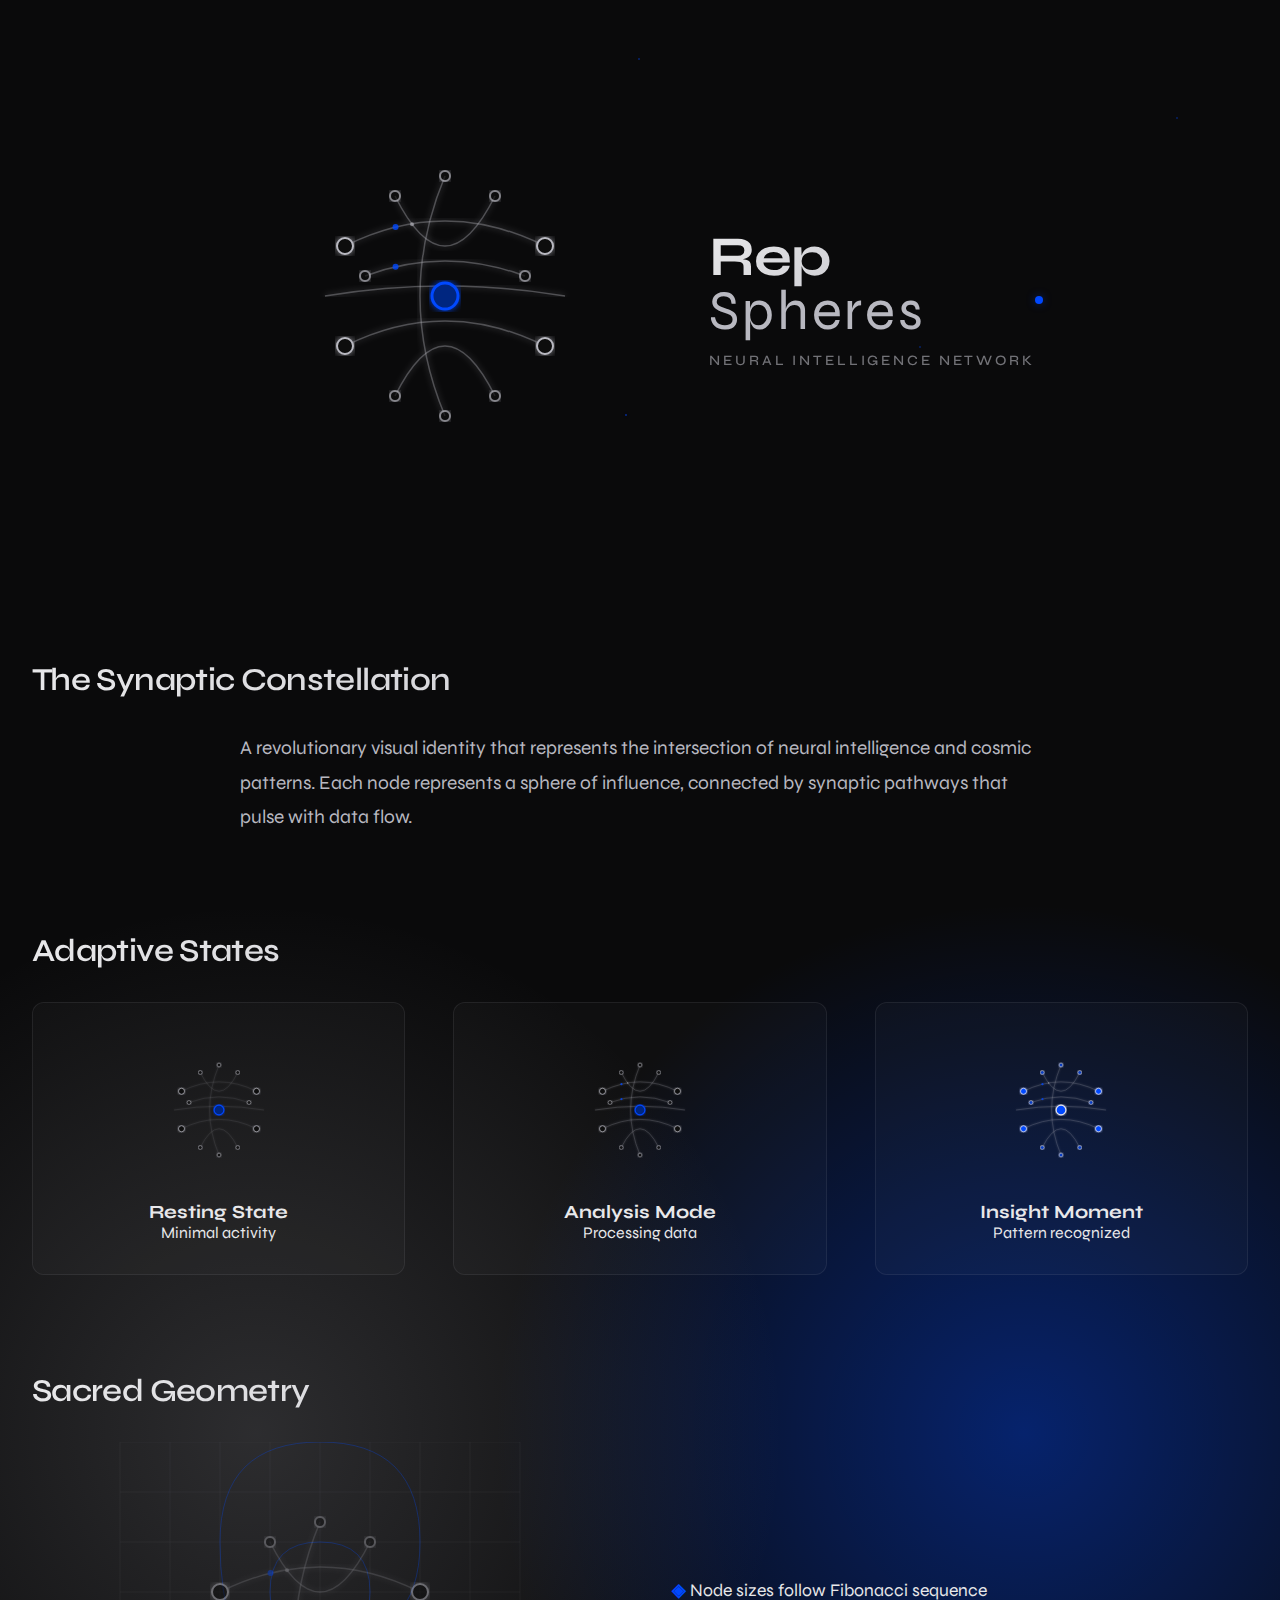
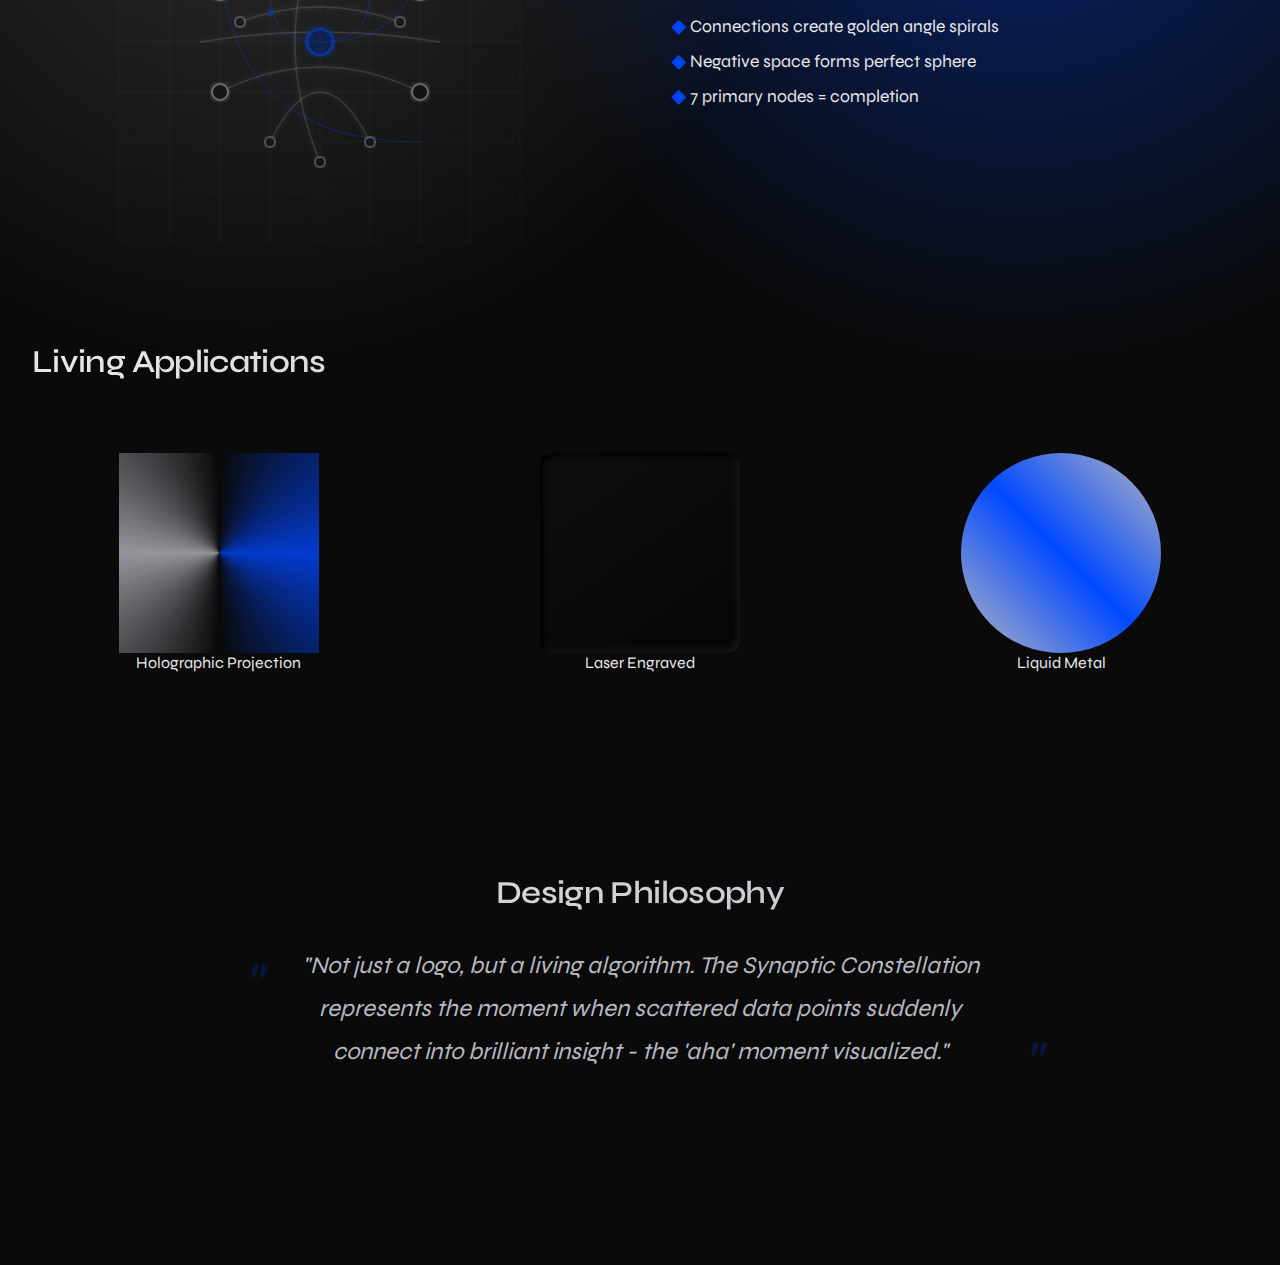
<file: index-v2.html>
<!DOCTYPE html>
<html lang="en">
<head>
    <meta charset="UTF-8">
    <meta name="viewport" content="width=device-width, initial-scale=1.0">
    <title>RepSpheres V2 - Synaptic Constellation</title>
    <link rel="stylesheet" href="styles-v2.css">
</head>
<body>
    <div class="container">
        <header>
            <div class="logo-showcase">
                <div class="logo-mark" id="synapticLogo">
                    <svg viewBox="0 0 400 400" xmlns="http://www.w3.org/2000/svg">
                        <!-- Define gradients -->
                        <defs>
                            <linearGradient id="dataFlow1" x1="0%" y1="0%" x2="100%" y2="100%">
                                <stop offset="0%" style="stop-color:#B8B8C0;stop-opacity:0" />
                                <stop offset="50%" style="stop-color:#0048FF;stop-opacity:0.8" />
                                <stop offset="100%" style="stop-color:#B8B8C0;stop-opacity:0" />
                                <animate attributeName="x1" values="0%;100%;0%" dur="4s" repeatCount="indefinite" />
                                <animate attributeName="x2" values="100%;0%;100%" dur="4s" repeatCount="indefinite" />
                            </linearGradient>
                            <radialGradient id="nodeGlow">
                                <stop offset="0%" style="stop-color:#0048FF;stop-opacity:0.8" />
                                <stop offset="50%" style="stop-color:#0048FF;stop-opacity:0.3" />
                                <stop offset="100%" style="stop-color:#0048FF;stop-opacity:0" />
                            </radialGradient>
                            <filter id="glow">
                                <feGaussianBlur stdDeviation="3" result="coloredBlur"/>
                                <feMerge>
                                    <feMergeNode in="coloredBlur"/>
                                    <feMergeNode in="SourceGraphic"/>
                                </feMerge>
                            </filter>
                        </defs>
                        
                        <!-- Synaptic connections -->
                        <g class="connections">
                            <path d="M 100 150 Q 200 100, 300 150" class="synapse" id="syn1"/>
                            <path d="M 150 100 Q 200 200, 250 100" class="synapse" id="syn2"/>
                            <path d="M 120 180 Q 200 150, 280 180" class="synapse" id="syn3"/>
                            <path d="M 100 250 Q 200 200, 300 250" class="synapse" id="syn4"/>
                            <path d="M 150 300 Q 200 200, 250 300" class="synapse" id="syn5"/>
                            <path d="M 80 200 Q 200 180, 320 200" class="synapse" id="syn6"/>
                            <path d="M 200 80 Q 150 200, 200 320" class="synapse" id="syn7"/>
                        </g>
                        
                        <!-- Data flow animations -->
                        <g class="data-flows">
                            <circle r="3" fill="#0048FF" opacity="0.8">
                                <animateMotion dur="3s" repeatCount="indefinite">
                                    <mpath href="#syn1"/>
                                </animateMotion>
                            </circle>
                            <circle r="2" fill="#B8B8C0" opacity="0.6">
                                <animateMotion dur="3.5s" repeatCount="indefinite">
                                    <mpath href="#syn2"/>
                                </animateMotion>
                            </circle>
                            <circle r="3" fill="#0048FF" opacity="0.8">
                                <animateMotion dur="4s" repeatCount="indefinite">
                                    <mpath href="#syn3"/>
                                </animateMotion>
                            </circle>
                        </g>
                        
                        <!-- Neural nodes -->
                        <g class="nodes">
                            <circle cx="100" cy="150" r="8" class="node node-primary"/>
                            <circle cx="300" cy="150" r="8" class="node node-primary"/>
                            <circle cx="150" cy="100" r="5" class="node node-secondary"/>
                            <circle cx="250" cy="100" r="5" class="node node-secondary"/>
                            <circle cx="200" cy="200" r="13" class="node node-core"/>
                            <circle cx="120" cy="180" r="5" class="node node-secondary"/>
                            <circle cx="280" cy="180" r="5" class="node node-secondary"/>
                            <circle cx="100" cy="250" r="8" class="node node-primary"/>
                            <circle cx="300" cy="250" r="8" class="node node-primary"/>
                            <circle cx="150" cy="300" r="5" class="node node-secondary"/>
                            <circle cx="250" cy="300" r="5" class="node node-secondary"/>
                            <circle cx="200" cy="80" r="5" class="node node-secondary"/>
                            <circle cx="200" cy="320" r="5" class="node node-secondary"/>
                        </g>
                    </svg>
                </div>
                <div class="wordmark">
                    <div class="word-rep">Rep</div>
                    <div class="word-spheres">Spheres</div>
                    <div class="tagline">Neural Intelligence Network</div>
                </div>
            </div>
        </header>

        <section class="concept">
            <h2>The Synaptic Constellation</h2>
            <p class="description">
                A revolutionary visual identity that represents the intersection of neural intelligence and cosmic patterns. 
                Each node represents a sphere of influence, connected by synaptic pathways that pulse with data flow.
            </p>
        </section>

        <section class="variations">
            <h2>Adaptive States</h2>
            <div class="state-grid">
                <div class="state-item">
                    <div class="mini-logo resting">
                        <svg viewBox="0 0 400 400" class="state-svg"></svg>
                    </div>
                    <h3>Resting State</h3>
                    <p>Minimal activity</p>
                </div>
                <div class="state-item">
                    <div class="mini-logo analyzing">
                        <svg viewBox="0 0 400 400" class="state-svg"></svg>
                    </div>
                    <h3>Analysis Mode</h3>
                    <p>Processing data</p>
                </div>
                <div class="state-item">
                    <div class="mini-logo insight">
                        <svg viewBox="0 0 400 400" class="state-svg"></svg>
                    </div>
                    <h3>Insight Moment</h3>
                    <p>Pattern recognized</p>
                </div>
            </div>
        </section>

        <section class="construction">
            <h2>Sacred Geometry</h2>
            <div class="geometry-showcase">
                <div class="golden-ratio">
                    <svg viewBox="0 0 400 400" id="geometryGrid"></svg>
                </div>
                <div class="geometry-notes">
                    <ul>
                        <li>Node sizes follow Fibonacci sequence</li>
                        <li>Connections create golden angle spirals</li>
                        <li>Negative space forms perfect sphere</li>
                        <li>7 primary nodes = completion</li>
                    </ul>
                </div>
            </div>
        </section>

        <section class="applications">
            <h2>Living Applications</h2>
            <div class="app-grid">
                <div class="app-item hologram">
                    <div class="holo-container">
                        <div class="holo-logo"></div>
                    </div>
                    <p>Holographic Projection</p>
                </div>
                <div class="app-item engraved">
                    <div class="engrave-container">
                        <div class="engrave-logo"></div>
                    </div>
                    <p>Laser Engraved</p>
                </div>
                <div class="app-item liquid">
                    <div class="liquid-container">
                        <div class="liquid-logo"></div>
                    </div>
                    <p>Liquid Metal</p>
                </div>
            </div>
        </section>

        <section class="philosophy">
            <h2>Design Philosophy</h2>
            <blockquote>
                "Not just a logo, but a living algorithm. The Synaptic Constellation represents the moment when 
                scattered data points suddenly connect into brilliant insight - the 'aha' moment visualized."
            </blockquote>
        </section>
    </div>

    <script src="script-v2.js"></script>
</body>
</html>
</file>
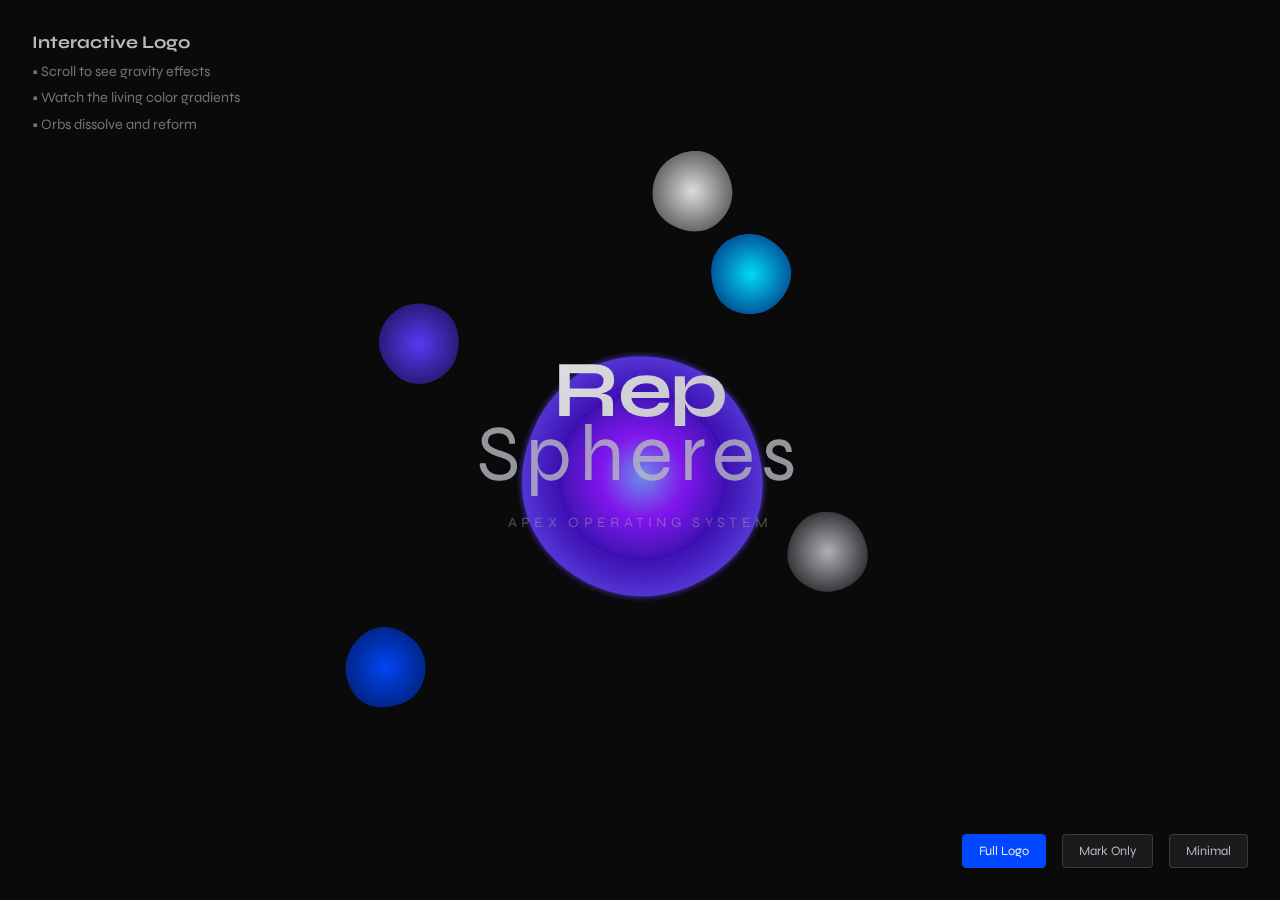
<file: index-v3.html>
<!DOCTYPE html>
<html lang="en">
<head>
  <meta charset="UTF-8">
  <title>RepSpheres - Animated Orb Logo</title>
  <link rel="preconnect" href="https://fonts.googleapis.com">
  <link rel="preconnect" href="https://fonts.gstatic.com" crossorigin>
  <link href="https://fonts.googleapis.com/css2?family=Syne:wght@300;400;500;600;700&display=swap" rel="stylesheet">
  <style>
    body {
      background: #0A0A0B;
      margin: 0;
      height: 100vh;
      display: flex;
      align-items: center;
      justify-content: center;
      font-family: 'Syne', sans-serif;
      overflow: hidden;
    }
    
    .logo-container {
      position: relative;
      width: 100vw;
      height: 100vh;
      display: flex;
      align-items: center;
      justify-content: center;
    }
    
    svg {
      width: 100vw;
      height: 100vh;
      display: block;
      position: absolute;
      top: 0;
      left: 0;
      pointer-events: none;
      touch-action: none;
    }
    
    .wordmark {
      position: absolute;
      left: 50%;
      top: 50%;
      transform: translate(-50%, -50%);
      text-align: center;
      z-index: 10;
      pointer-events: none;
      animation: fadeIn 2s ease-out;
    }
    
    .word-rep {
      font-size: 5rem;
      font-weight: 700;
      letter-spacing: -0.02em;
      background: linear-gradient(135deg, #E8E8EA 0%, #B8B8C0 100%);
      -webkit-background-clip: text;
      -webkit-text-fill-color: transparent;
      background-clip: text;
      margin: 0;
      line-height: 0.9;
    }
    
    .word-spheres {
      font-size: 5rem;
      font-weight: 300;
      letter-spacing: 0.08em;
      color: rgba(184, 184, 192, 0.8);
      margin: 0;
      line-height: 0.9;
      margin-top: -0.1em;
    }
    
    .tagline {
      font-size: 0.9rem;
      font-weight: 400;
      letter-spacing: 0.3em;
      text-transform: uppercase;
      color: rgba(184, 184, 192, 0.4);
      margin-top: 1.5rem;
    }
    
    @keyframes fadeIn {
      from {
        opacity: 0;
        transform: translate(-50%, -40%);
      }
      to {
        opacity: 1;
        transform: translate(-50%, -50%);
      }
    }
    
    /* Logo variations */
    .logo-mode-toggle {
      position: fixed;
      bottom: 2rem;
      right: 2rem;
      display: flex;
      gap: 1rem;
      z-index: 100;
    }
    
    .mode-btn {
      padding: 0.5rem 1rem;
      background: rgba(184, 184, 192, 0.1);
      border: 1px solid rgba(184, 184, 192, 0.2);
      color: #B8B8C0;
      cursor: pointer;
      border-radius: 4px;
      font-family: 'Syne', sans-serif;
      font-size: 0.8rem;
      transition: all 0.3s ease;
    }
    
    .mode-btn:hover {
      background: rgba(184, 184, 192, 0.2);
      border-color: #B8B8C0;
    }
    
    .mode-btn.active {
      background: #0048FF;
      border-color: #0048FF;
      color: #E8E8EA;
    }
    
    /* Responsive adjustments */
    @media (max-width: 768px) {
      .word-rep,
      .word-spheres {
        font-size: 3rem;
      }
      
      .tagline {
        font-size: 0.7rem;
      }
    }
    
    /* Instructions overlay */
    .instructions {
      position: fixed;
      top: 2rem;
      left: 2rem;
      color: rgba(184, 184, 192, 0.6);
      font-size: 0.9rem;
      z-index: 100;
      max-width: 300px;
    }
    
    .instructions h3 {
      color: #B8B8C0;
      margin: 0 0 0.5rem 0;
      font-size: 1.1rem;
    }
    
    .instructions p {
      margin: 0.3rem 0;
      line-height: 1.5;
    }
    
    /* Hide instructions on small screens */
    @media (max-width: 768px) {
      .instructions {
        display: none;
      }
    }
  </style>
</head>
<body>
<div class="logo-container">
  <svg id="orbSVG">
    <g id="particles"></g>
    <defs>
      <!-- RepSpheres signature gradient -->
      <radialGradient id="parentGrad" cx="50%" cy="50%" r="70%">
        <stop id="p0" offset="0%" stop-color="#0048FF"/>
        <stop id="p1" offset="25%" stop-color="#00E5FF"/>
        <stop id="p2" offset="50%" stop-color="#5B3CFF"/>
        <stop id="p3" offset="75%" stop-color="#0048FF"/>
        <stop id="p4" offset="100%" stop-color="#00E5FF"/>
      </radialGradient>
      <!-- Child gradients with RepSpheres color palette -->
      <radialGradient id="childGrad0" cx="50%" cy="50%" r="70%">
        <stop id="c0s0" offset="0%" stop-color="#B8B8C0"/>
        <stop id="c0s1" offset="100%" stop-color="#0A0A0B"/>
      </radialGradient>
      <radialGradient id="childGrad1" cx="50%" cy="50%" r="70%">
        <stop id="c1s0" offset="0%" stop-color="#00E5FF"/>
        <stop id="c1s1" offset="100%" stop-color="#002580"/>
      </radialGradient>
      <radialGradient id="childGrad2" cx="50%" cy="50%" r="70%">
        <stop id="c2s0" offset="0%" stop-color="#5B3CFF"/>
        <stop id="c2s1" offset="100%" stop-color="#1A0F4F"/>
      </radialGradient>
      <radialGradient id="childGrad3" cx="50%" cy="50%" r="70%">
        <stop id="c3s0" offset="0%" stop-color="#E8E8EA"/>
        <stop id="c3s1" offset="100%" stop-color="#3A3A3C"/>
      </radialGradient>
      <radialGradient id="childGrad4" cx="50%" cy="50%" r="70%">
        <stop id="c4s0" offset="0%" stop-color="#0048FF"/>
        <stop id="c4s1" offset="100%" stop-color="#001A66"/>
      </radialGradient>
      <!-- Glow filter -->
      <filter id="glow">
        <feGaussianBlur stdDeviation="3" result="coloredBlur"/>
        <feMerge>
          <feMergeNode in="coloredBlur"/>
          <feMergeNode in="SourceGraphic"/>
        </feMerge>
      </filter>
    </defs>
    <path id="parentOrb" fill="url(#parentGrad)" opacity="0.95" filter="url(#glow)"/>
    <g id="children"></g>
  </svg>
  
  <div class="wordmark">
    <h1 class="word-rep">Rep</h1>
    <h1 class="word-spheres">Spheres</h1>
    <p class="tagline">Apex Operating System</p>
  </div>
</div>

<div class="instructions">
  <h3>Interactive Logo</h3>
  <p>• Scroll to see gravity effects</p>
  <p>• Watch the living color gradients</p>
  <p>• Orbs dissolve and reform</p>
</div>

<div class="logo-mode-toggle">
  <button class="mode-btn active" onclick="setLogoMode('full')">Full Logo</button>
  <button class="mode-btn" onclick="setLogoMode('mark')">Mark Only</button>
  <button class="mode-btn" onclick="setLogoMode('minimal')">Minimal</button>
</div>

<script>
// --- Utility functions ---
function lerp(a, b, t) { return a + (b - a) * t; }
function hslToHex(h, s, l) {
  h /= 360; s /= 100; l /= 100;
  let r, g, b;
  if (s === 0) { r = g = b = l; }
  else {
    const hue2rgb = (p, q, t) => {
      if (t < 0) t += 1;
      if (t > 1) t -= 1;
      if (t < 1/6) return p + (q - p) * 6 * t;
      if (t < 1/2) return q;
      if (t < 2/3) return p + (q - p) * (2/3 - t) * 6;
      return p;
    };
    const q = l < 0.5 ? l * (1 + s) : l + s - l * s;
    const p = 2 * l - q;
    r = hue2rgb(p, q, h + 1/3);
    g = hue2rgb(p, q, h);
    b = hue2rgb(p, q, h - 1/3);
  }
  return "#" + [r, g, b].map(x => Math.round(x * 255).toString(16).padStart(2, "0")).join("");
}

function lerpColor(a, b, t) {
  const ah = parseInt(a.replace('#', ''), 16), bh = parseInt(b.replace('#', ''), 16);
  const ar = (ah >> 16) & 0xff, ag = (ah >> 8) & 0xff, ab = ah & 0xff;
  const br = (bh >> 16) & 0xff, bg = (bh >> 8) & 0xff, bb = bh & 0xff;
  const rr = Math.round(ar + (br - ar) * t);
  const rg = Math.round(ag + (bg - ag) * t);
  const rb = Math.round(ab + (bb - ab) * t);
  return '#' + ((1 << 24) + (rr << 16) + (rg << 8) + rb).toString(16).slice(1);
}

function generateSuperSmoothBlob(cx, cy, r, points, t, amp=1, phase=0) {
  const pts = [];
  for (let i = 0; i < points; i++) {
    const angle = (Math.PI * 2 * i) / points;
    // More spherical morphing for logo
    const noise =
      Math.sin(angle * 3 + t * 0.7 + phase) * 4 * amp * 0.3 +
      Math.sin(angle * 5 - t * 1.1 + phase) * 2 * amp * 0.3 +
      Math.sin(angle * 2 + t * 1.7 + phase) * 1.2 * amp * 0.3;
    const rad = r + noise;
    pts.push({
      x: cx + Math.cos(angle) * rad,
      y: cy + Math.sin(angle) * rad
    });
  }
  
  let d = "";
  for (let i = 0; i < points; i++) {
    const p0 = pts[(i - 1 + points) % points];
    const p1 = pts[i];
    const p2 = pts[(i + 1) % points];
    const p3 = pts[(i + 2) % points];
    if (i === 0) {
      d += `M${p1.x.toFixed(2)},${p1.y.toFixed(2)}`;
    }
    const c1x = p1.x + (p2.x - p0.x) / 6;
    const c1y = p1.y + (p2.y - p0.y) / 6;
    const c2x = p2.x - (p3.x - p1.x) / 6;
    const c2y = p2.y - (p3.y - p1.y) / 6;
    d += ` C${c1x.toFixed(2)},${c1y.toFixed(2)} ${c2x.toFixed(2)},${c2y.toFixed(2)} ${p2.x.toFixed(2)},${p2.y.toFixed(2)}`;
  }
  d += "Z";
  return d;
}

// Logo configuration
const childCount = 5;
const parentRadius = 120; // Larger for logo
const childRadius = 40;
const childPoints = 48;
const childAmp = 0.5;
const childGradIds = ["childGrad0", "childGrad1", "childGrad2", "childGrad3", "childGrad4"];

// Dynamic color families for RepSpheres
function getDynamicColorFamily(i, now) {
  // RepSpheres color palette
  const repSpheresColors = [
    { primary: '#B8B8C0', secondary: '#0A0A0B' }, // Titanium
    { primary: '#00E5FF', secondary: '#002580' }, // Cyan
    { primary: '#5B3CFF', secondary: '#1A0F4F' }, // Purple
    { primary: '#E8E8EA', secondary: '#3A3A3C' }, // Chrome
    { primary: '#0048FF', secondary: '#001A66' }  // Sapphire
  ];
  
  const colors = repSpheresColors[i % repSpheresColors.length];
  // Animate between primary and secondary
  const t = 0.5 + 0.5 * Math.sin(now * 0.0005 + i);
  return [colors.primary, colors.secondary];
}

// Viewport and positioning
function adjustSVGSize() {
  const vw = window.innerWidth;
  const vh = window.innerHeight;
  window.viewportSize = {vw, vh};
  
  const svg = document.getElementById('orbSVG');
  svg.setAttribute('width', vw);
  svg.setAttribute('height', vh);
  svg.setAttribute('viewBox', `0 0 ${vw} ${vh}`);
  
  window.parentCenterBase = window.parentCenter = {x: vw/2, y: vh/2};
  window.orbScale = 1;
}

adjustSVGSize();
window.addEventListener('resize', adjustSVGSize);

// Initialize orbs
const childrenGroup = document.getElementById('children');
const childOrbs = [];
const orbStates = [];
const parentOrb = document.getElementById('parentOrb');

// Orb state management
function makeOrbState() {
  return {
    drag: 0,
    dragTarget: 0,
    dragV: 0,
    wobble: 0,
    orbitalAngle: Math.random() * Math.PI * 2,
    orbitalSpeed: 0.8 + Math.random() * 0.4,
    lastUpdate: performance.now(),
    wasVisible: true
  };
}

// Morph directions and speeds
const orbMorphDirections = [];
const orbMorphSpeeds = [];

// Parent orb
orbMorphDirections.push(Math.PI / 2);
orbMorphSpeeds.push(0.012);
orbStates.push(makeOrbState());

// Children
for (let i = 0; i < childCount; i++) {
  const angle = Math.PI / 2 + (i - (childCount - 1) / 2) * (Math.PI / 8);
  orbMorphDirections.push(angle);
  orbMorphSpeeds.push(0.014 + i * 0.004);
  
  const path = document.createElementNS("http://www.w3.org/2000/svg", "path");
  path.setAttribute("fill", `url(#${childGradIds[i]})`);
  path.setAttribute("opacity", "0.95");
  childrenGroup.appendChild(path);
  childOrbs.push(path);
  orbStates.push(makeOrbState());
}

// Scroll interaction
let lastWheelTime = 0;
window.addEventListener('wheel', (e) => {
  const now = performance.now();
  const dt = Math.max(1, now - lastWheelTime);
  lastWheelTime = now;
  
  const velocity = Math.max(-80, Math.min(80, e.deltaY / dt * 120));
  
  orbStates.forEach((state, i) => {
    const angle = orbMorphDirections[i];
    state.dragTarget += Math.sin(angle) * velocity * 1.8;
  });
  
  e.preventDefault();
}, { passive: false });

// Physics helpers
function approach(current, target, speed) {
  return current + (target - current) * speed;
}

function dampedSpring(current, target, velocity, stiffness, damping) {
  const force = (target - current) * stiffness;
  velocity += force;
  velocity *= damping;
  current += velocity;
  return [current, velocity];
}

// Particle system
const particlesGroup = document.getElementById('particles');
let particles = [];

function emitParticles(x, y, color, count = 3, i = 0, now = 0) {
  for (let j = 0; j < count; j++) {
    const angle = Math.random() * 2 * Math.PI;
    const speed = 0.4 + Math.random() * 0.7;
    const vx = Math.cos(angle) * speed;
    const vy = Math.sin(angle) * speed;
    
    particles.push({
      x, y, vx, vy,
      r: 1.5 + Math.random() * 1,
      life: 0.8,
      decay: 0.02,
      color: color,
      opacity: 0.6
    });
  }
}

function animateParticles() {
  particles = particles.filter(p => p.life > 0);
  particlesGroup.innerHTML = '';
  
  for (const p of particles) {
    p.x += p.vx;
    p.y += p.vy;
    p.vx *= 0.98;
    p.vy *= 0.98;
    p.life -= p.decay;
    p.opacity = Math.max(0, p.life);
    
    const circ = document.createElementNS("http://www.w3.org/2000/svg", "circle");
    circ.setAttribute("cx", p.x);
    circ.setAttribute("cy", p.y);
    circ.setAttribute("r", p.r * p.opacity);
    circ.setAttribute("fill", p.color);
    circ.setAttribute("opacity", p.opacity * 0.7);
    particlesGroup.appendChild(circ);
  }
}

// Logo mode management
let logoMode = 'full';
function setLogoMode(mode) {
  logoMode = mode;
  document.querySelectorAll('.mode-btn').forEach(btn => btn.classList.remove('active'));
  event.target.classList.add('active');
  
  const wordmark = document.querySelector('.wordmark');
  const instructions = document.querySelector('.instructions');
  
  switch(mode) {
    case 'full':
      wordmark.style.display = 'block';
      instructions.style.display = 'block';
      break;
    case 'mark':
      wordmark.style.display = 'none';
      instructions.style.display = 'block';
      break;
    case 'minimal':
      wordmark.style.display = 'none';
      instructions.style.display = 'none';
      // Make parent orb smaller
      break;
  }
}

// Main animation loop
function animate() {
  const now = performance.now();
  
  // Animate parent gradient - RepSpheres signature colors
  const parentStops = [
    { id: "p0", phase: 0 },
    { id: "p1", phase: Math.PI * 0.5 },
    { id: "p2", phase: Math.PI },
    { id: "p3", phase: Math.PI * 1.5 },
    { id: "p4", phase: Math.PI * 2 }
  ];
  
  const baseHue = 220; // Blue base for RepSpheres
  parentStops.forEach((stop, i) => {
    const hueShift = 30 * Math.sin(now * 0.00015 + stop.phase);
    const hue = (baseHue + hueShift + i * 20) % 360;
    const sat = 85 + 10 * Math.sin(now * 0.0002 + stop.phase);
    const light = 55 + 15 * Math.cos(now * 0.00018 + stop.phase);
    document.getElementById(stop.id).setAttribute("stop-color", hslToHex(hue, sat, light));
  });
  
  // Update orb physics
  for (let i = 0; i < orbStates.length; i++) {
    const state = orbStates[i];
    const spring = 0.045;
    const damping = 0.90;
    
    [state.drag, state.dragV] = dampedSpring(state.drag, state.dragTarget, state.dragV, spring, damping);
    
    if (Math.abs(state.dragTarget) < 0.1 && Math.abs(state.drag) > 0.1) {
      state.wobble += 0.04;
      state.drag += Math.sin(state.wobble) * Math.abs(state.drag) * 0.13;
    } else if (Math.abs(state.dragTarget) < 0.1) {
      state.wobble = 0;
    }
    
    state.dragTarget = approach(state.dragTarget, 0, 0.02);
  }
  
  // Parent orb animation
  const parentState = orbStates[0];
  const parentMorphT = now * 0.0002;
  const {vw, vh} = window.viewportSize || {vw: 800, vh: 800};
  
  // Subtle drift for logo
  const px = window.parentCenterBase.x + Math.sin(now * 0.00008) * vw * 0.03;
  const py = window.parentCenterBase.y + Math.cos(now * 0.00006) * vh * 0.03;
  window.parentCenter = {x: px, y: py};
  
  const parentR = logoMode === 'minimal' ? parentRadius * 0.7 : parentRadius;
  const parentAmp = 1 + Math.abs(parentState.drag) * 0.008;
  const parentPath = generateSuperSmoothBlob(px, py + parentState.drag * 0.3, parentR, 64, parentMorphT, parentAmp);
  parentOrb.setAttribute('d', parentPath);
  
  // Fade parent orb when dragged too far
  const parentFade = Math.max(0.3, Math.min(1, 1 - Math.abs(parentState.drag) / 400));
  parentOrb.setAttribute('opacity', parentFade * 0.95);
  
  // Children orbs
  childrenGroup.innerHTML = '';
  for (let i = 0; i < childCount; i++) {
    const state = orbStates[i + 1];
    
    // Update colors
    const fam = getDynamicColorFamily(i, now);
    document.getElementById(`c${i}s0`).setAttribute("stop-color", fam[0]);
    document.getElementById(`c${i}s1`).setAttribute("stop-color", fam[1]);
    
    // Orbital motion
    state.orbitalAngle += 0.0002 * state.orbitalSpeed;
    const orbitRadius = parentRadius + 80 + i * 30;
    const x = window.parentCenter.x + Math.cos(state.orbitalAngle) * orbitRadius;
    const y = window.parentCenter.y + Math.sin(state.orbitalAngle) * orbitRadius + state.drag * 0.2;
    
    const cR = childRadius;
    const cAmp = childAmp + Math.abs(state.drag) * 0.006;
    const morphT = now * 0.0003 + i * 10;
    const childPath = generateSuperSmoothBlob(x, y, cR, childPoints, morphT, cAmp, i);
    
    const path = document.createElementNS("http://www.w3.org/2000/svg", "path");
    path.setAttribute("d", childPath);
    path.setAttribute("fill", `url(#${childGradIds[i]})`);
    
    // Fade and particle effects
    const fadeStart = 40, fadeEnd = 300;
    const fade = Math.min(1, Math.max(0, (fadeEnd - Math.abs(state.dragTarget)) / (fadeEnd - fadeStart)));
    
    if (fade < 0.5 && fade > 0.05) {
      emitParticles(x, y, fam[0], Math.ceil((0.5 - fade) * 8), i, now);
      path.setAttribute("opacity", fade * 0.95);
    } else if (state.wasVisible && fade <= 0.05) {
      emitParticles(x, y, fam[0], 12, i, now);
      path.setAttribute("opacity", 0);
      state.wasVisible = false;
    } else if (!state.wasVisible && fade > 0.05) {
      emitParticles(x, y, fam[0], 8, i, now);
      path.setAttribute("opacity", fade * 0.95);
      state.wasVisible = true;
    } else {
      path.setAttribute("opacity", fade * 0.95);
    }
    
    childrenGroup.appendChild(path);
  }
  
  animateParticles();
  requestAnimationFrame(animate);
}

animate();
</script>
</body>
</html>
</file>
<file: styles.css>
@import url('https://fonts.googleapis.com/css2?family=Space+Grotesk:wght@300;400;500&display=swap');

:root {
    --obsidian: #0A0A0B;
    --titanium: #B8B8C0;
    --chrome: #E8E8EA;
    --sapphire: #0048FF;
    --sapphire-glow: rgba(0, 72, 255, 0.3);
}

* {
    margin: 0;
    padding: 0;
    box-sizing: border-box;
}

body {
    font-family: 'Space Grotesk', monospace;
    background: var(--obsidian);
    color: var(--chrome);
    overflow-x: hidden;
}

.container {
    max-width: 1400px;
    margin: 0 auto;
    padding: 2rem;
}

header {
    text-align: center;
    padding: 4rem 0;
    background: radial-gradient(circle at center, rgba(184, 184, 192, 0.05) 0%, transparent 70%);
}

.logo-showcase {
    display: inline-flex;
    align-items: center;
    gap: 3rem;
}

.logo-mark {
    position: relative;
    width: 200px;
    height: 200px;
    display: flex;
    align-items: center;
    justify-content: center;
}

.orbital-sphere {
    position: relative;
    width: 100%;
    height: 100%;
    transform-style: preserve-3d;
    animation: rotate3d 20s linear infinite;
}

.orbital-sphere.small {
    width: 60px;
    height: 60px;
}

.orbital-sphere.medium {
    width: 100px;
    height: 100px;
}

.orbit {
    position: absolute;
    width: 100%;
    height: 100%;
    border: 1px solid var(--titanium);
    border-radius: 50%;
    opacity: 0.8;
}

.orbit-1 {
    transform: rotateX(0deg) rotateY(0deg);
    animation: orbit1 15s linear infinite;
}

.orbit-2 {
    transform: rotateX(60deg) rotateY(60deg);
    animation: orbit2 20s linear infinite;
}

.orbit-3 {
    transform: rotateX(-60deg) rotateY(30deg);
    animation: orbit3 25s linear infinite;
}

.data-core {
    position: absolute;
    width: 30%;
    height: 30%;
    top: 50%;
    left: 50%;
    transform: translate(-50%, -50%);
    background: radial-gradient(circle, var(--sapphire) 0%, transparent 70%);
    border-radius: 50%;
    filter: blur(0.5px);
    box-shadow: 0 0 20px var(--sapphire-glow);
}

.wordmark {
    font-size: 3rem;
    font-weight: 300;
    letter-spacing: 0.2em;
    position: relative;
}

.rep {
    color: var(--chrome);
}

.spheres {
    color: var(--titanium);
    position: relative;
}

.spheres::after {
    content: '';
    position: absolute;
    width: 8px;
    height: 8px;
    border: 1px solid var(--titanium);
    border-radius: 50%;
    top: 50%;
    right: -15px;
    transform: translateY(-50%);
    opacity: 0.5;
}

h2 {
    font-size: 1.5rem;
    font-weight: 400;
    letter-spacing: 0.1em;
    margin-bottom: 2rem;
    text-transform: uppercase;
    color: var(--titanium);
}

.variations {
    margin: 4rem 0;
}

.variation-grid {
    display: grid;
    grid-template-columns: repeat(auto-fit, minmax(200px, 1fr));
    gap: 2rem;
}

.variation {
    text-align: center;
    padding: 2rem;
    border: 1px solid rgba(184, 184, 192, 0.1);
    border-radius: 8px;
    transition: all 0.3s ease;
}

.variation:hover {
    border-color: var(--titanium);
    box-shadow: 0 0 20px rgba(184, 184, 192, 0.1);
}

.variation.light {
    background: var(--chrome);
    color: var(--obsidian);
}

.variation.light .orbit {
    border-color: var(--obsidian);
}

.variation.light .data-core {
    background: radial-gradient(circle, var(--sapphire) 0%, transparent 70%);
}

.variation.dark {
    background: var(--obsidian);
}

.variation.mono .orbit {
    border-color: var(--chrome);
}

.variation.mono .data-core {
    background: radial-gradient(circle, var(--chrome) 0%, transparent 70%);
    box-shadow: none;
}

.color-palette {
    margin: 4rem 0;
}

.color-grid {
    display: grid;
    grid-template-columns: repeat(auto-fit, minmax(200px, 1fr));
    gap: 2rem;
}

.color-swatch {
    text-align: center;
}

.swatch {
    width: 100%;
    height: 120px;
    border-radius: 8px;
    margin-bottom: 1rem;
    position: relative;
    overflow: hidden;
}

.obsidian .swatch {
    background: var(--obsidian);
    border: 1px solid var(--titanium);
}

.titanium .swatch {
    background: var(--titanium);
}

.chrome .swatch {
    background: var(--chrome);
}

.sapphire .swatch {
    background: var(--sapphire);
    box-shadow: 0 0 30px var(--sapphire-glow);
}

.color-swatch h3 {
    font-size: 1rem;
    font-weight: 400;
    margin-bottom: 0.5rem;
}

.color-swatch p {
    font-family: monospace;
    opacity: 0.7;
}

.applications {
    margin: 4rem 0;
}

.app-grid {
    display: grid;
    grid-template-columns: repeat(auto-fit, minmax(250px, 1fr));
    gap: 2rem;
}

.app-item {
    height: 200px;
    display: flex;
    flex-direction: column;
    align-items: center;
    justify-content: center;
    border-radius: 8px;
    position: relative;
    overflow: hidden;
}

.glass-effect {
    background: rgba(232, 232, 234, 0.1);
    backdrop-filter: blur(10px);
    -webkit-backdrop-filter: blur(10px);
    border: 1px solid rgba(232, 232, 234, 0.2);
    padding: 2rem;
    border-radius: 8px;
}

.emboss-effect {
    background: var(--obsidian);
    box-shadow: 
        inset 2px 2px 5px rgba(0, 0, 0, 0.5),
        inset -2px -2px 5px rgba(184, 184, 192, 0.1);
    padding: 2rem;
    border-radius: 8px;
}

.holo-effect {
    background: linear-gradient(
        45deg,
        rgba(0, 72, 255, 0.2),
        rgba(184, 184, 192, 0.2),
        rgba(0, 72, 255, 0.2)
    );
    animation: holographic 3s ease-in-out infinite;
    padding: 2rem;
    border-radius: 8px;
}

.brand-pattern {
    margin: 4rem 0;
}

.pattern-showcase {
    height: 300px;
    background: var(--obsidian);
    border: 1px solid rgba(184, 184, 192, 0.1);
    border-radius: 8px;
    position: relative;
    overflow: hidden;
}

.pattern-grid {
    position: absolute;
    width: 100%;
    height: 100%;
    background-image: 
        radial-gradient(circle at 20% 50%, rgba(184, 184, 192, 0.05) 0%, transparent 50%),
        radial-gradient(circle at 80% 50%, rgba(0, 72, 255, 0.05) 0%, transparent 50%),
        linear-gradient(90deg, transparent 49%, rgba(184, 184, 192, 0.02) 50%, rgba(184, 184, 192, 0.02) 51%, transparent 52%);
    background-size: 200px 200px, 200px 200px, 50px 50px;
    animation: patternMove 30s linear infinite;
}

@keyframes rotate3d {
    to {
        transform: rotateY(360deg);
    }
}

@keyframes orbit1 {
    to {
        transform: rotateX(360deg) rotateY(360deg);
    }
}

@keyframes orbit2 {
    to {
        transform: rotateX(420deg) rotateY(420deg);
    }
}

@keyframes orbit3 {
    to {
        transform: rotateX(-420deg) rotateY(390deg);
    }
}

@keyframes holographic {
    0%, 100% {
        filter: hue-rotate(0deg);
    }
    50% {
        filter: hue-rotate(30deg);
    }
}

@keyframes patternMove {
    to {
        background-position: 200px 0, -200px 0, 50px 0;
    }
}

@media (max-width: 768px) {
    .logo-showcase {
        flex-direction: column;
        gap: 2rem;
    }
    
    .wordmark {
        font-size: 2rem;
    }
    
    .logo-mark {
        width: 150px;
        height: 150px;
    }
}
</file>
<file: styles-v2.css>
@import url('https://fonts.googleapis.com/css2?family=Syne:wght@400;500;600;700&display=swap');

:root {
    --obsidian: #0A0A0B;
    --titanium: #B8B8C0;
    --chrome: #E8E8EA;
    --sapphire: #0048FF;
    --sapphire-dim: #002580;
    --neural-glow: rgba(0, 72, 255, 0.4);
    --pulse-glow: rgba(184, 184, 192, 0.2);
}

* {
    margin: 0;
    padding: 0;
    box-sizing: border-box;
}

body {
    font-family: 'Syne', sans-serif;
    background: var(--obsidian);
    color: var(--chrome);
    overflow-x: hidden;
    background-image: 
        radial-gradient(circle at 20% 50%, var(--pulse-glow) 0%, transparent 30%),
        radial-gradient(circle at 80% 50%, var(--neural-glow) 0%, transparent 30%);
}

.container {
    max-width: 1400px;
    margin: 0 auto;
    padding: 2rem;
}

header {
    text-align: center;
    padding: 4rem 0;
    position: relative;
}

.logo-showcase {
    display: inline-flex;
    align-items: center;
    gap: 4rem;
}

.logo-mark {
    width: 400px;
    height: 400px;
    position: relative;
}

.logo-mark svg {
    width: 100%;
    height: 100%;
}

/* Synaptic connections styling */
.synapse {
    fill: none;
    stroke: var(--titanium);
    stroke-width: 1.5;
    opacity: 0.4;
    filter: url(#glow);
    transition: all 0.3s ease;
}

.synapse:hover {
    stroke: var(--sapphire);
    stroke-width: 2;
    opacity: 0.8;
}

/* Neural nodes styling */
.node {
    fill: var(--obsidian);
    stroke: var(--titanium);
    stroke-width: 2;
    filter: url(#glow);
    transition: all 0.3s ease;
}

.node-core {
    fill: var(--sapphire-dim);
    stroke: var(--sapphire);
    stroke-width: 3;
    animation: corePulse 4s ease-in-out infinite;
}

.node-primary {
    animation: nodePulse 6s ease-in-out infinite;
}

.node-secondary {
    opacity: 0.7;
    animation: nodePulse 8s ease-in-out infinite;
}

/* Wordmark styling */
.wordmark {
    text-align: left;
}

.word-rep {
    font-size: 3.5rem;
    font-weight: 700;
    letter-spacing: -0.02em;
    background: linear-gradient(135deg, var(--chrome) 0%, var(--titanium) 100%);
    -webkit-background-clip: text;
    -webkit-text-fill-color: transparent;
    background-clip: text;
}

.word-spheres {
    font-size: 3.5rem;
    font-weight: 400;
    letter-spacing: 0.05em;
    color: var(--titanium);
    margin-top: -0.8rem;
    position: relative;
}

.word-spheres::after {
    content: '';
    position: absolute;
    width: 8px;
    height: 8px;
    background: var(--sapphire);
    border-radius: 50%;
    top: 1.2rem;
    right: -0.5rem;
    box-shadow: 0 0 10px var(--neural-glow);
    animation: dotPulse 2s ease-in-out infinite;
}

.tagline {
    font-size: 0.9rem;
    font-weight: 500;
    letter-spacing: 0.2em;
    text-transform: uppercase;
    color: var(--titanium);
    opacity: 0.6;
    margin-top: 0.5rem;
}

/* Sections */
section {
    margin: 6rem 0;
}

h2 {
    font-size: 2rem;
    font-weight: 600;
    letter-spacing: -0.02em;
    margin-bottom: 2rem;
    background: linear-gradient(135deg, var(--chrome) 0%, var(--titanium) 100%);
    -webkit-background-clip: text;
    -webkit-text-fill-color: transparent;
    background-clip: text;
}

.description {
    font-size: 1.2rem;
    line-height: 1.8;
    color: var(--titanium);
    max-width: 800px;
    margin: 0 auto;
}

/* State variations */
.state-grid {
    display: grid;
    grid-template-columns: repeat(auto-fit, minmax(300px, 1fr));
    gap: 3rem;
}

.state-item {
    text-align: center;
    padding: 2rem;
    background: rgba(184, 184, 192, 0.03);
    border: 1px solid rgba(184, 184, 192, 0.1);
    border-radius: 12px;
    transition: all 0.3s ease;
}

.state-item:hover {
    background: rgba(0, 72, 255, 0.05);
    border-color: var(--sapphire);
    transform: translateY(-5px);
}

.mini-logo {
    width: 150px;
    height: 150px;
    margin: 0 auto 1rem;
}

.mini-logo.analyzing {
    animation: analyzeMode 2s ease-in-out infinite;
}

.mini-logo.insight {
    animation: insightFlash 3s ease-in-out infinite;
}

/* Geometry section */
.geometry-showcase {
    display: grid;
    grid-template-columns: 1fr 1fr;
    gap: 4rem;
    align-items: center;
}

.golden-ratio svg {
    width: 100%;
    height: 400px;
}

.geometry-notes ul {
    list-style: none;
    font-size: 1.1rem;
    line-height: 2;
}

.geometry-notes li::before {
    content: "◈ ";
    color: var(--sapphire);
    font-weight: bold;
}

/* Applications */
.app-grid {
    display: grid;
    grid-template-columns: repeat(auto-fit, minmax(300px, 1fr));
    gap: 3rem;
}

.app-item {
    height: 300px;
    display: flex;
    flex-direction: column;
    align-items: center;
    justify-content: center;
    border-radius: 12px;
    position: relative;
    overflow: hidden;
}

.holo-container {
    width: 200px;
    height: 200px;
    position: relative;
    transform-style: preserve-3d;
    animation: hologramRotate 10s linear infinite;
}

.holo-logo {
    width: 100%;
    height: 100%;
    background: conic-gradient(
        from 0deg,
        transparent,
        var(--sapphire),
        transparent,
        var(--titanium),
        transparent
    );
    filter: blur(0.5px);
    opacity: 0.8;
}

.engrave-container {
    width: 200px;
    height: 200px;
    background: linear-gradient(145deg, #0f0f10, #050506);
    box-shadow: 
        inset 3px 3px 6px #000000,
        inset -3px -3px 6px #1a1a1b;
    border-radius: 12px;
    display: flex;
    align-items: center;
    justify-content: center;
}

.liquid-container {
    width: 200px;
    height: 200px;
    background: var(--obsidian);
    border-radius: 50%;
    position: relative;
    overflow: hidden;
}

.liquid-logo {
    width: 100%;
    height: 100%;
    background: linear-gradient(
        45deg,
        var(--titanium),
        var(--sapphire),
        var(--titanium)
    );
    animation: liquidMorph 4s ease-in-out infinite;
    filter: blur(0.3px);
}

/* Philosophy section */
.philosophy {
    text-align: center;
    padding: 4rem 0;
}

blockquote {
    font-size: 1.5rem;
    font-style: italic;
    font-weight: 300;
    line-height: 1.8;
    max-width: 800px;
    margin: 0 auto;
    color: var(--titanium);
    position: relative;
    padding: 0 3rem;
}

blockquote::before,
blockquote::after {
    content: '"';
    font-size: 4rem;
    position: absolute;
    color: var(--sapphire);
    opacity: 0.2;
}

blockquote::before {
    top: -1rem;
    left: 0;
}

blockquote::after {
    bottom: -3rem;
    right: 0;
}

/* Animations */
@keyframes corePulse {
    0%, 100% {
        r: 13;
        opacity: 0.8;
    }
    50% {
        r: 16;
        opacity: 1;
    }
}

@keyframes nodePulse {
    0%, 100% {
        transform: scale(1);
        opacity: 0.7;
    }
    50% {
        transform: scale(1.1);
        opacity: 1;
    }
}

@keyframes dotPulse {
    0%, 100% {
        transform: scale(1);
        opacity: 0.8;
    }
    50% {
        transform: scale(1.3);
        opacity: 1;
    }
}

@keyframes analyzeMode {
    0%, 100% {
        filter: hue-rotate(0deg) brightness(1);
    }
    50% {
        filter: hue-rotate(30deg) brightness(1.2);
    }
}

@keyframes insightFlash {
    0%, 90%, 100% {
        filter: brightness(1);
    }
    95% {
        filter: brightness(2);
    }
}

@keyframes hologramRotate {
    to {
        transform: rotateY(360deg);
    }
}

@keyframes liquidMorph {
    0%, 100% {
        border-radius: 60% 40% 30% 70% / 60% 30% 70% 40%;
    }
    50% {
        border-radius: 30% 60% 70% 40% / 50% 60% 30% 60%;
    }
}

/* Responsive */
@media (max-width: 768px) {
    .logo-showcase {
        flex-direction: column;
        gap: 2rem;
    }
    
    .logo-mark {
        width: 300px;
        height: 300px;
    }
    
    .word-rep,
    .word-spheres {
        font-size: 2.5rem;
    }
    
    .geometry-showcase {
        grid-template-columns: 1fr;
    }
}
</file>
